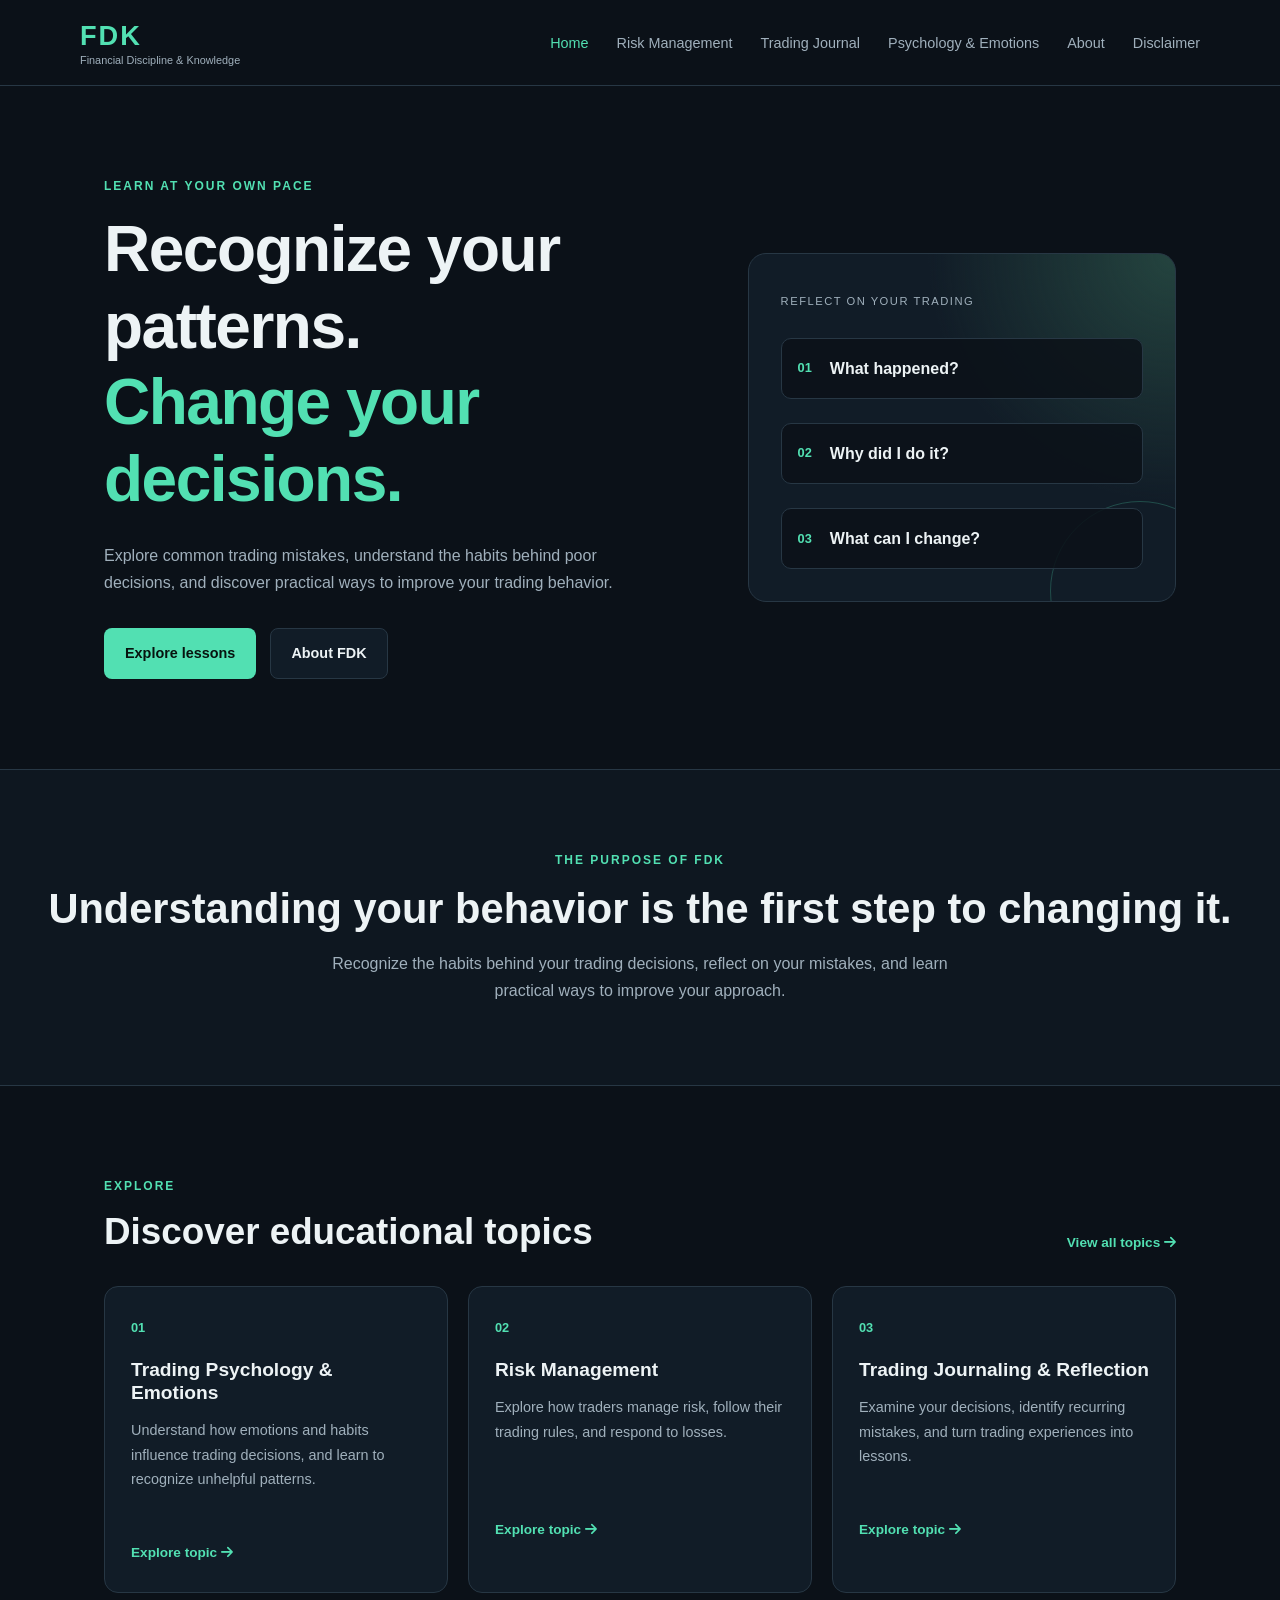
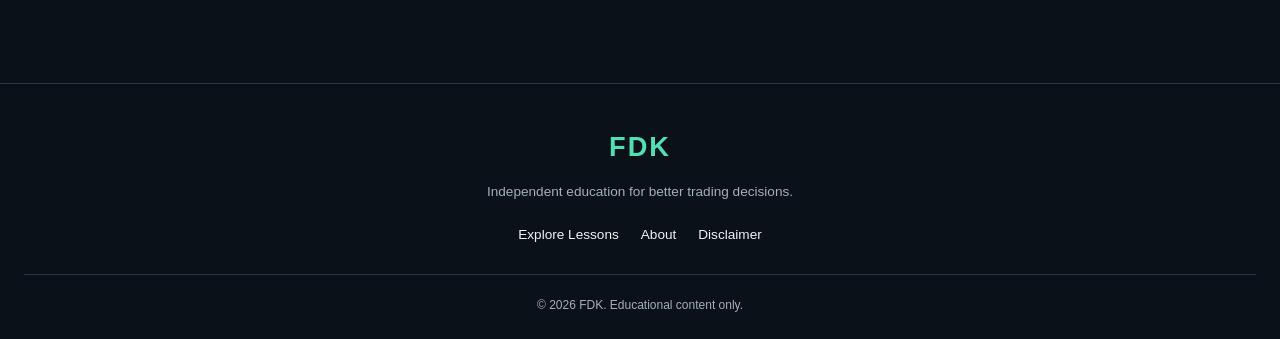
<file: index.html>
<!DOCTYPE html>
<html lang="en">
  <head>
    <meta charset="UTF-8">
    <meta name="viewport" content="width=device-width, initial-scale=1.0">
    <meta name="description" content="FDK helps traders recognize behavioral patterns, reflect on trading mistakes, manage risk, and develop better trading habits and decision-making."
    >

    <title>FDK | Trading Education &amp; Self-Awareness</title>

    <link rel="stylesheet" href="css/index.css">
    <link
      rel="stylesheet"
      href="https://cdnjs.cloudflare.com/ajax/libs/font-awesome/6.7.2/css/all.min.css"
    >

    <script src="js/index.js" defer></script>
  </head>

  <body>
    <header class="site-header">
      <a class="logo" href="index.html" aria-label="FDK home">
        <span class="logo-mark">FDK</span>
        <span class="logo-subtitle">Financial Discipline &amp; Knowledge</span>
      </a>

      <button
        class="menu-toggle"
        aria-label="Toggle navigation"
        aria-expanded="false"
        aria-controls="main-navigation"
      >
        <span></span>
        <span></span>
        <span></span>
      </button>

      <nav class="main-navigation" id="main-navigation">
        <a href="index.html" aria-current="page">Home</a>
        <a href="risk-management.html">Risk Management</a>
        <a href="journaling.html">Trading Journal</a>
        <a href="psychology.html">Psychology &amp; Emotions</a>
        <a href="about.html">About</a>
        <a href="disclaimer.html">Disclaimer</a>
      </nav>
    </header>

    <main>
      <section class="hero">
        <div class="hero-content">
          <p class="eyebrow">LEARN AT YOUR OWN PACE</p>

          <h1>
            Recognize your patterns.
            <span>Change your decisions.</span>
          </h1>

          <p class="hero-description">
            Explore common trading mistakes, understand the habits behind
            poor decisions, and discover practical ways to improve your
            trading behavior.
          </p>

          <div class="hero-actions">
            <a class="button button-primary" href="lessons.html">
              Explore lessons
            </a>

            <a class="button button-secondary" href="about.html">
              About FDK
            </a>
          </div>
        </div>

        <div class="visual-card">
          <span class="visual-label">REFLECT ON YOUR TRADING</span>

          <div class="visual-step">
            <span class="step-number">01</span>
            <span>What happened?</span>
          </div>

          <div class="visual-step">
            <span class="step-number">02</span>
            <span>Why did I do it?</span>
          </div>

          <div class="visual-step">
            <span class="step-number">03</span>
            <span>What can I change?</span>
          </div>

          <div class="visual-decoration"></div>
        </div>
      </section>

      <section class="intro-section">
        <p class="eyebrow">THE PURPOSE OF FDK</p>

        <h2>
          Understanding your behavior is the first step to changing it.
        </h2>

        <p>
          Recognize the habits behind your trading decisions, reflect on
          your mistakes, and learn practical ways to improve your approach.
        </p>
      </section>

      <section class="topics-section">
        <div class="section-heading">
          <div>
            <p class="eyebrow">EXPLORE</p>
            <h2>Discover educational topics</h2>
          </div>

          <a class="text-link" href="education.html">
            View all topics
            <i class="fa-solid fa-arrow-right" aria-hidden="true"></i>
          </a>
        </div>

        <div class="topic-grid">
          <article class="topic-card">
            <span class="topic-number">01</span>

            <h3>Trading Psychology &amp; Emotions</h3>

            <p>
              Understand how emotions and habits influence trading
              decisions, and learn to recognize unhelpful patterns.
            </p>

            <a href="psychology.html">
              Explore topic
              <i class="fa-solid fa-arrow-right" aria-hidden="true"></i>
            </a>
          </article>

          <article class="topic-card">
            <span class="topic-number">02</span>

            <h3>Risk Management</h3>

            <p>
              Explore how traders manage risk, follow their trading
              rules, and respond to losses.
            </p>

            <a href="risk-management.html">
              Explore topic
              <i class="fa-solid fa-arrow-right" aria-hidden="true"></i>
            </a>
          </article>

          <article class="topic-card">
            <span class="topic-number">03</span>

            <h3>Trading Journaling &amp; Reflection</h3>

            <p>
              Examine your decisions, identify recurring mistakes,
              and turn trading experiences into lessons.
            </p>

            <a href="journaling.html">
              Explore topic
              <i class="fa-solid fa-arrow-right" aria-hidden="true"></i>
            </a>
          </article>
        </div>
      </section>
    </main>

    <footer class="site-footer">
      <a class="footer-logo" href="index.html">FDK</a>

      <p>
        Independent education for better trading decisions.
      </p>

      <div class="footer-links">
        <a href="education.html">Explore Lessons</a>
        <a href="about.html">About</a>
        <a href="disclaimer.html">Disclaimer</a>
      </div>

      <p class="copyright">
        &copy; 2026 FDK. Educational content only.
      </p>
    </footer>
  </body>
</html>
</file>
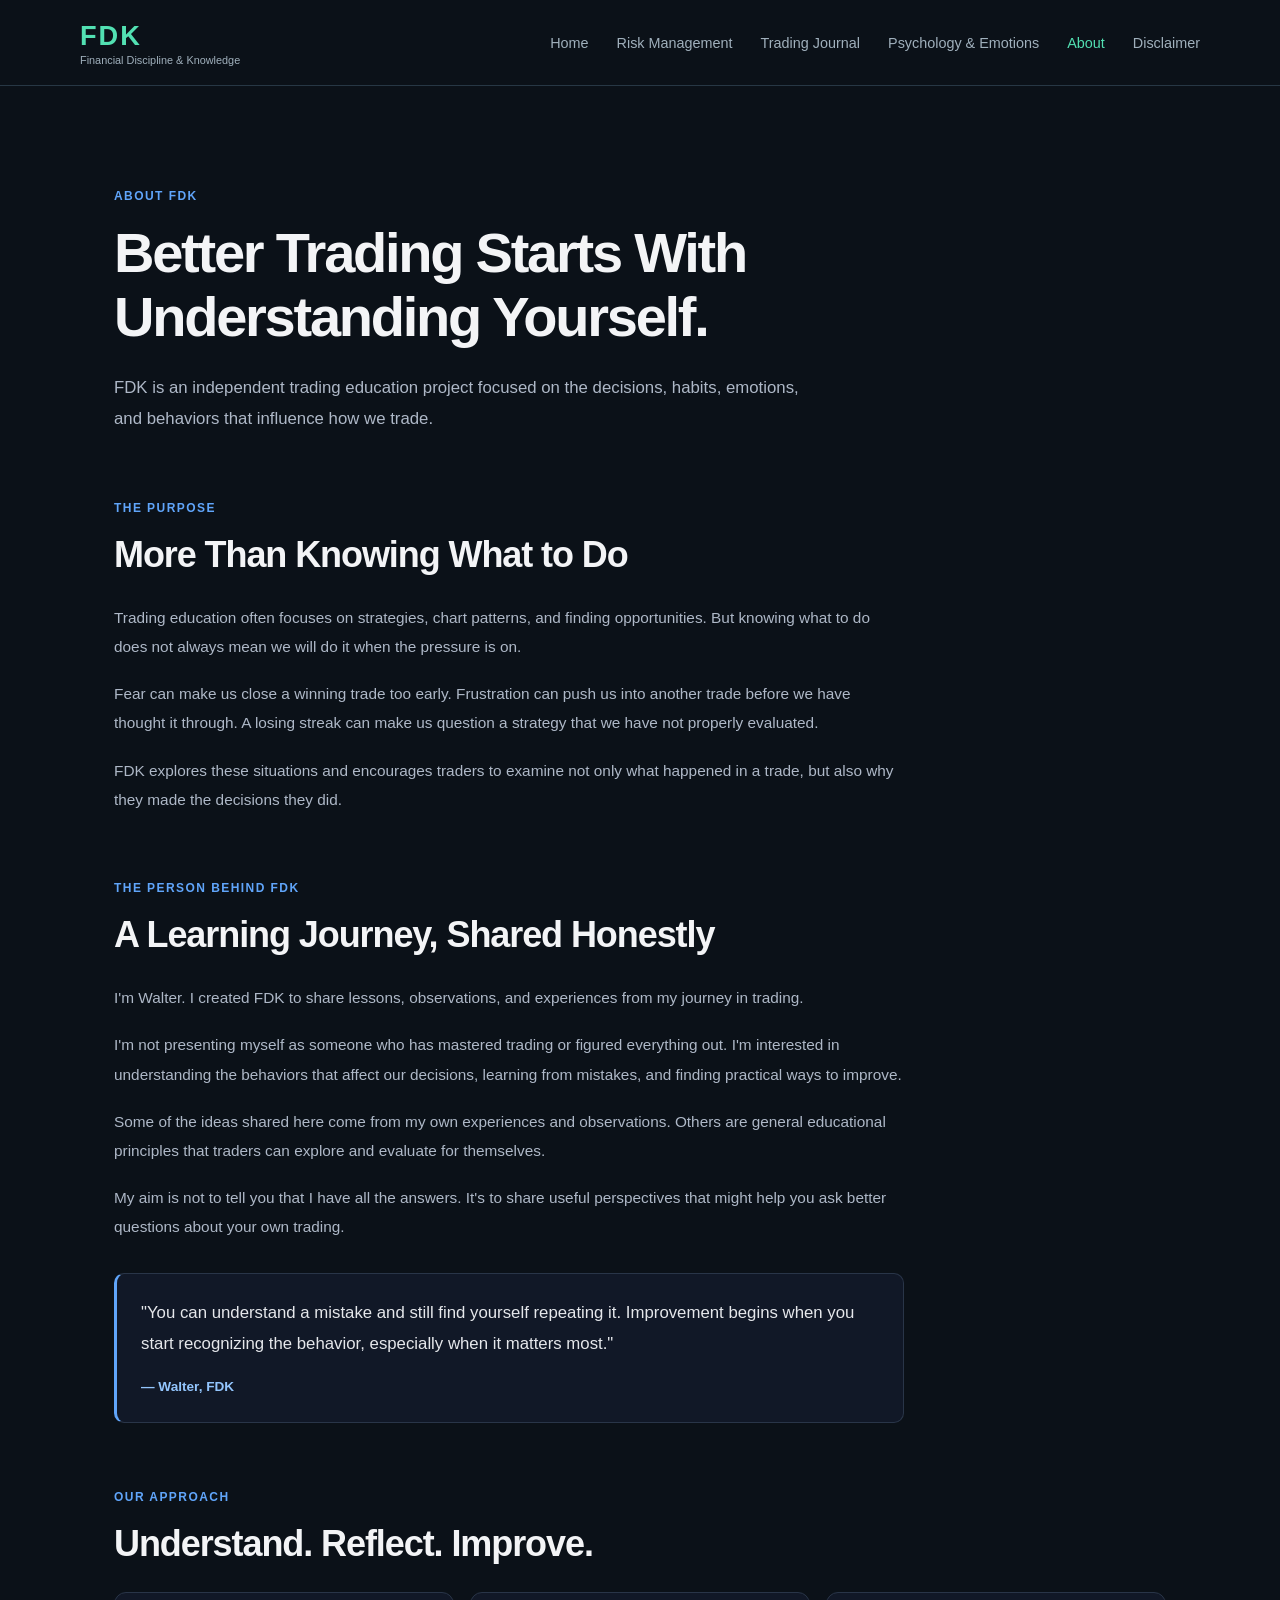
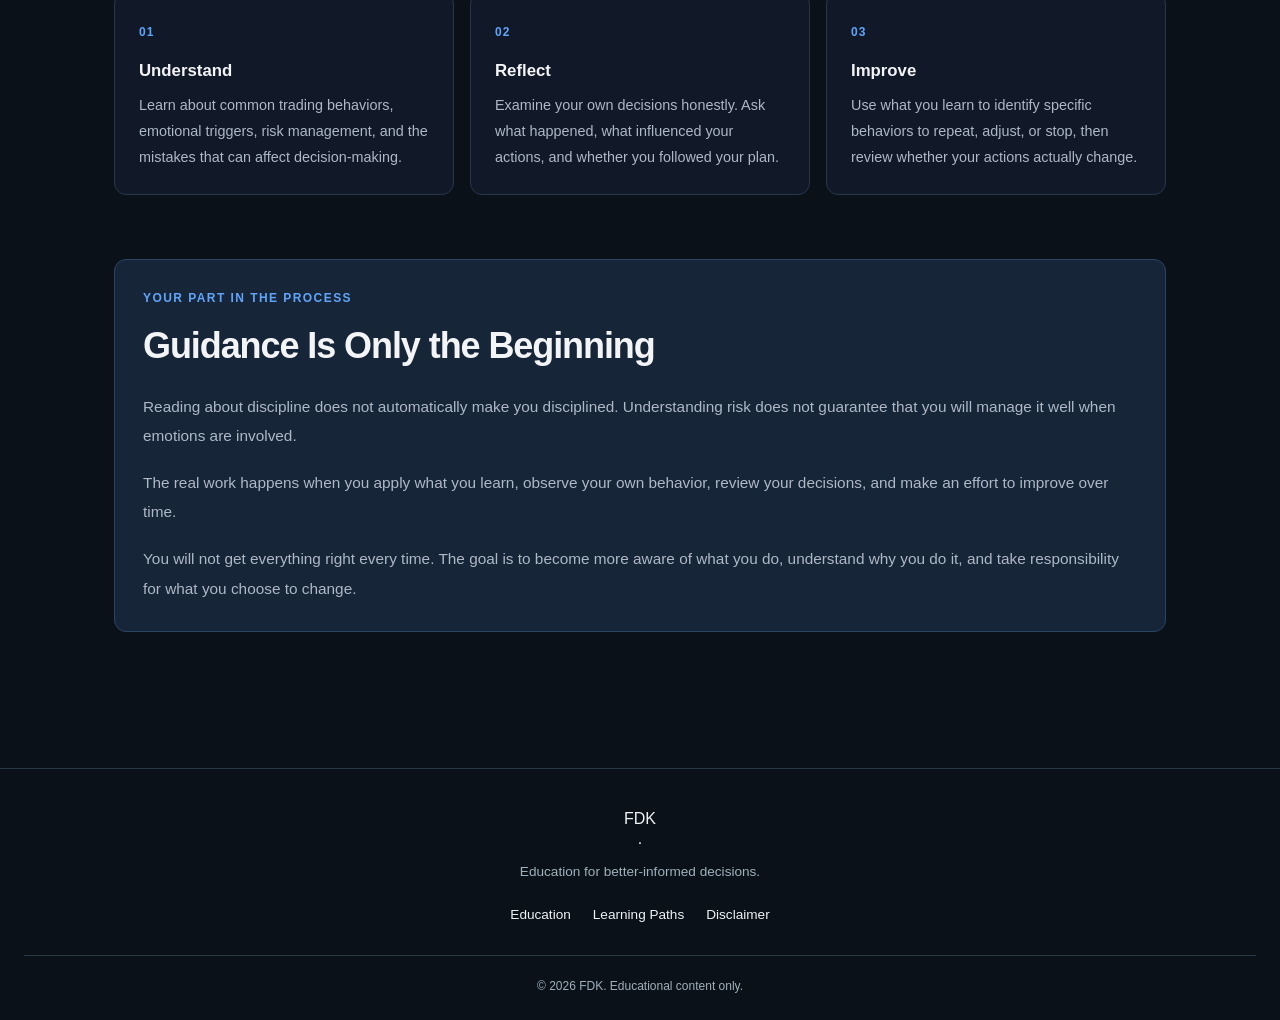
<file: about.html>
<!DOCTYPE html>
<html lang="en">
  <head>
    <meta charset="UTF-8">
    <meta name="viewport" content="width=device-width, initial-scale=1.0">
    <meta
      name="description"
      content="Discover FDK, an independent trading education project by Walter sharing lessons on trading psychology, risk management, journaling, and self-awareness."
    >

    <title>About FDK | Independent Trading Education</title>

    <link rel="stylesheet" href="css/index.css">

    <script src="js/index.js" defer></script>
  </head>

  <body>
    <header class="site-header">
      <a class="logo" href="index.html" aria-label="FDK home">
        <span class="logo-mark">FDK</span>
        <span class="logo-subtitle">Financial Discipline &amp; Knowledge</span>
      </a>

      <button
        class="menu-toggle"
        aria-label="Toggle navigation"
        aria-expanded="false"
        aria-controls="main-navigation"
      >
        <span></span>
        <span></span>
        <span></span>
      </button>

      <nav class="main-navigation" id="main-navigation">
        <a href="index.html">Home</a>
        <a href="risk-management.html">Risk Management</a>
        <a href="journaling.html">Trading Journal</a>
        <a href="psychology.html">Psychology &amp; Emotions</a>
        <a href="about.html" aria-current="page">About</a>
        <a href="disclaimer.html">Disclaimer</a>
      </nav>
    </header>

    <main class="about-page">
      <section class="about-hero">
        <p class="eyebrow">ABOUT FDK</p>

        <h1>
          Better Trading Starts With Understanding Yourself.
        </h1>

        <p class="about-hero-intro">
          FDK is an independent trading education project
          focused on the decisions, habits, emotions, and
          behaviors that influence how we trade.
        </p>
      </section>

      <section class="about-purpose">
        <div class="about-section-heading">
          <p class="eyebrow">THE PURPOSE</p>
          <h2>More Than Knowing What to Do</h2>
        </div>

        <div class="about-purpose-content">
          <p>
            Trading education often focuses on strategies,
            chart patterns, and finding opportunities. But
            knowing what to do does not always mean we will
            do it when the pressure is on.
          </p>

          <p>
            Fear can make us close a winning trade too early.
            Frustration can push us into another trade before
            we have thought it through. A losing streak can
            make us question a strategy that we have not
            properly evaluated.
          </p>

          <p>
            FDK explores these situations and encourages
            traders to examine not only what happened in a
            trade, but also why they made the decisions they did.
          </p>
        </div>
      </section>

      <section class="about-walter">
        <div class="about-section-heading">
          <p class="eyebrow">THE PERSON BEHIND FDK</p>
          <h2>A Learning Journey, Shared Honestly</h2>
        </div>

        <div class="about-walter-content">
          <p>
            I'm Walter. I created FDK to share lessons,
            observations, and experiences from my journey
            in trading.
          </p>

          <p>
            I'm not presenting myself as someone who has
            mastered trading or figured everything out.
            I'm interested in understanding the behaviors
            that affect our decisions, learning from mistakes,
            and finding practical ways to improve.
          </p>

          <p>
            Some of the ideas shared here come from my own
            experiences and observations. Others are general
            educational principles that traders can explore
            and evaluate for themselves.
          </p>

          <p>
            My aim is not to tell you that I have all the
            answers. It's to share useful perspectives that
            might help you ask better questions about your
            own trading.
          </p>
        </div>

        <blockquote class="about-walter-note">
          <p>
            "You can understand a mistake and still find
            yourself repeating it. Improvement begins when
            you start recognizing the behavior, especially
            when it matters most."
          </p>

          <footer>— Walter, FDK</footer>
        </blockquote>
      </section>

      <section class="about-approach">
        <div class="about-section-heading">
          <p class="eyebrow">OUR APPROACH</p>
          <h2>Understand. Reflect. Improve.</h2>
        </div>

        <div class="about-approach-grid">
          <article class="about-approach-card">
            <span class="about-approach-number">01</span>

            <h3>Understand</h3>

            <p>
              Learn about common trading behaviors, emotional
              triggers, risk management, and the mistakes that
              can affect decision-making.
            </p>
          </article>

          <article class="about-approach-card">
            <span class="about-approach-number">02</span>

            <h3>Reflect</h3>

            <p>
              Examine your own decisions honestly. Ask what
              happened, what influenced your actions, and
              whether you followed your plan.
            </p>
          </article>

          <article class="about-approach-card">
            <span class="about-approach-number">03</span>

            <h3>Improve</h3>

            <p>
              Use what you learn to identify specific behaviors
              to repeat, adjust, or stop, then review whether
              your actions actually change.
            </p>
          </article>
        </div>
      </section>

      <section class="about-responsibility">
        <p class="eyebrow">YOUR PART IN THE PROCESS</p>

        <h2>Guidance Is Only the Beginning</h2>

        <p>
          Reading about discipline does not automatically
          make you disciplined. Understanding risk does not
          guarantee that you will manage it well when emotions
          are involved.
        </p>

        <p>
          The real work happens when you apply what you learn,
          observe your own behavior, review your decisions,
          and make an effort to improve over time.
        </p>

        <p>
          You will not get everything right every time.
          The goal is to become more aware of what you do,
          understand why you do it, and take responsibility
          for what you choose to change.
        </p>
      </section>
    </main>

    <footer class="site-footer">
      <div class="container footer-content">
        <a href="index.html" class="logo">FDK<span>.</span></a>

        <p>Education for better-informed decisions.</p>

        <div class="footer-links">
          <a href="education.html">Education</a>
          <a href="learning-paths.html">Learning Paths</a>
          <a href="disclaimer.html">Disclaimer</a>
        </div>

        <p class="copyright">
          &copy; 2026 FDK. Educational content only.
        </p>
      </div>
    </footer>
  </body>
</html>
</file>
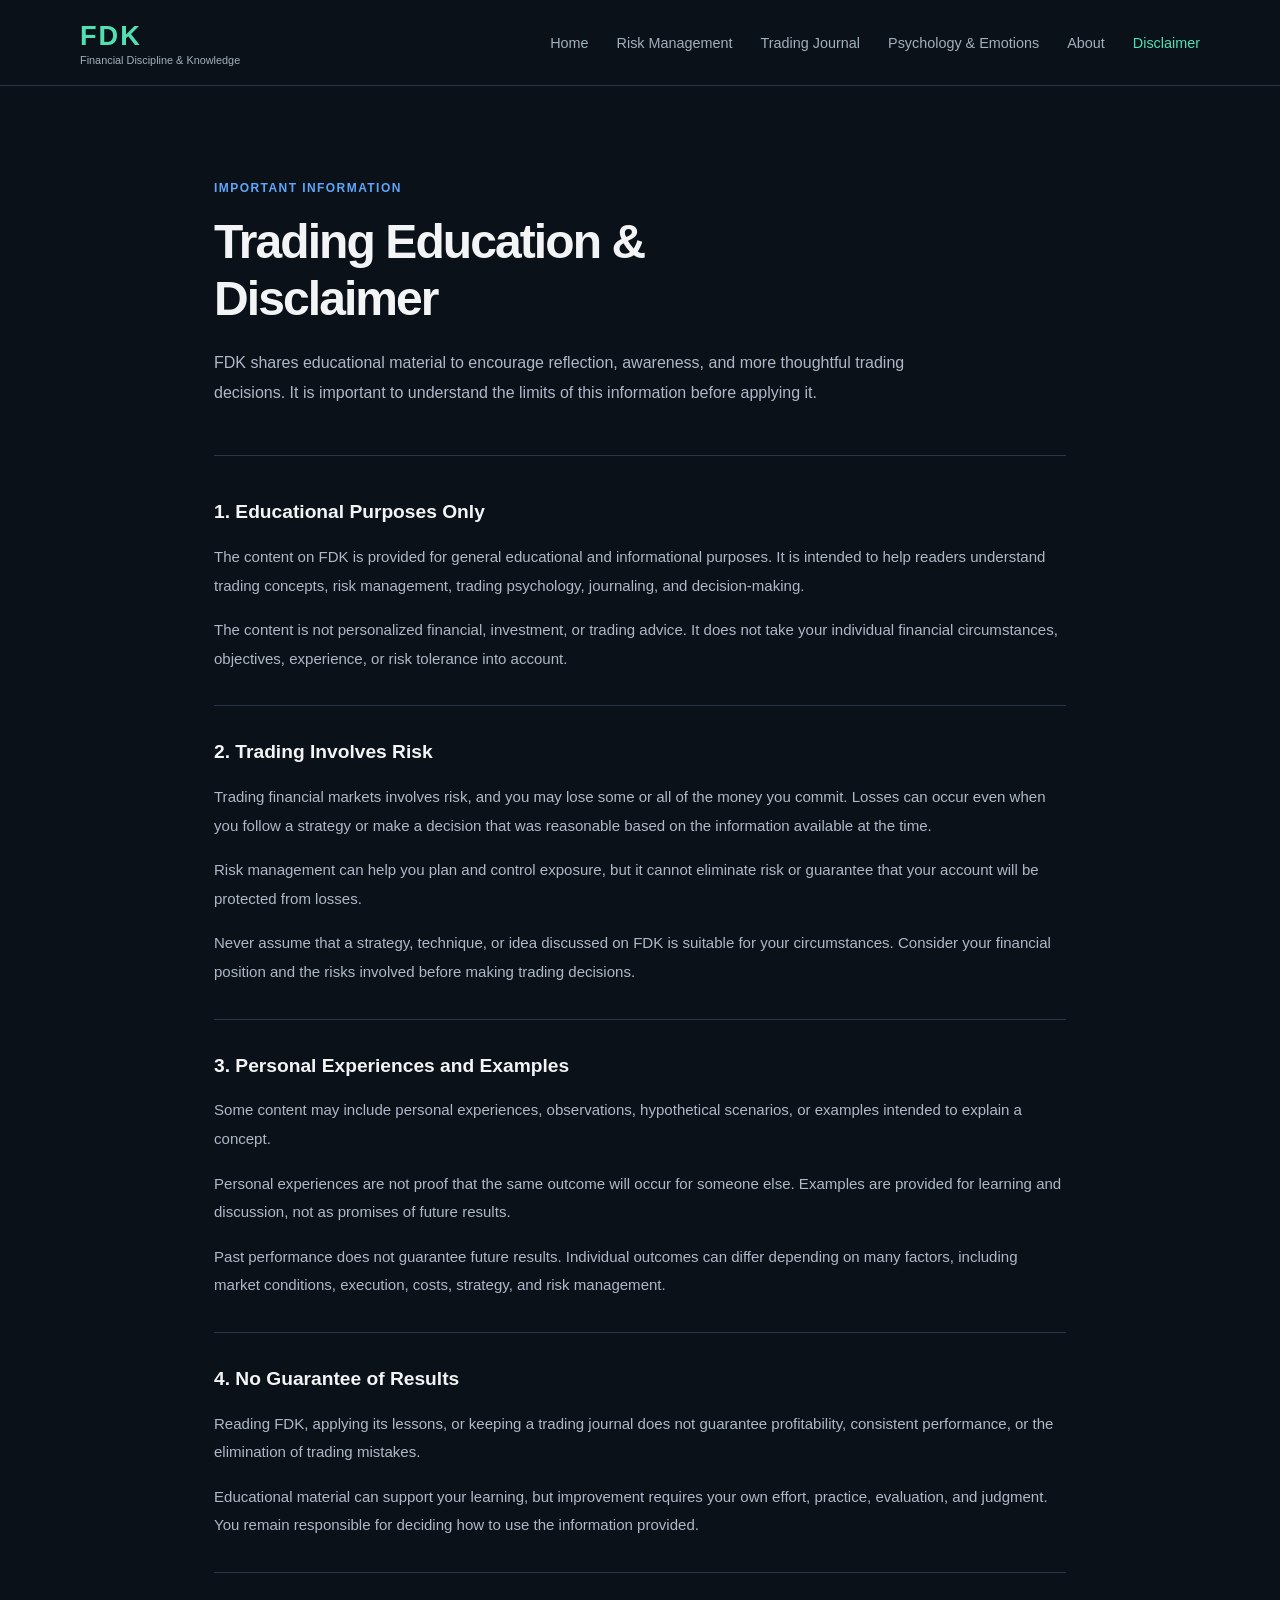
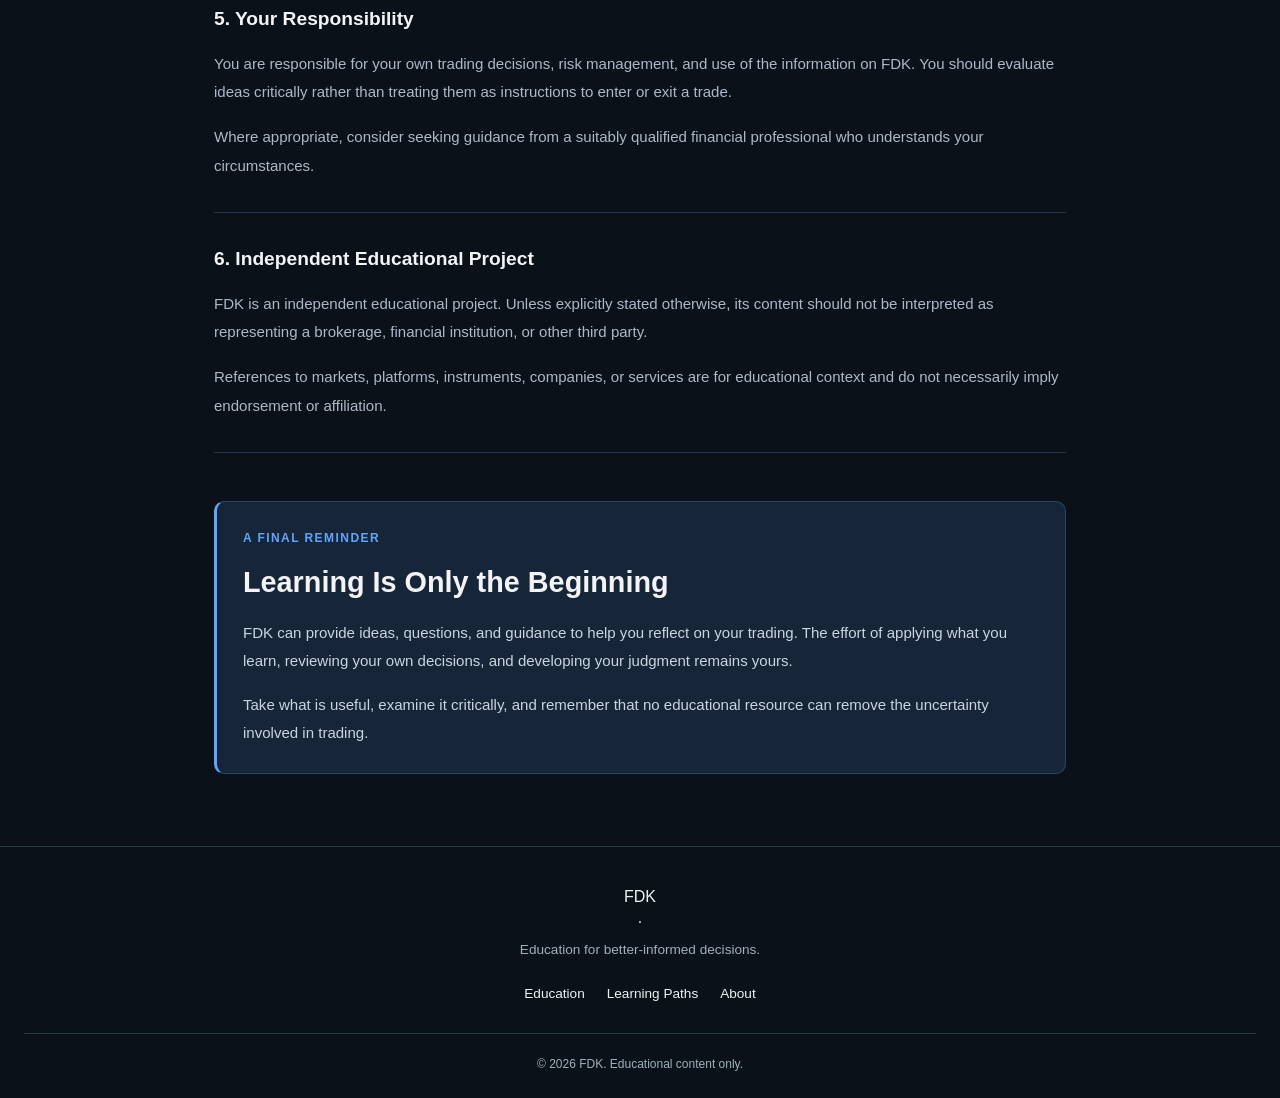
<file: disclaimer.html>
<!DOCTYPE html>
<html lang="en">
  <head>
    <meta charset="UTF-8">
    <meta name="viewport" content="width=device-width, initial-scale=1.0">
    <meta
      name="description"
      content="Read FDK's trading education disclaimer covering financial risk, educational information, personal trading examples, and individual responsibility."
    >

    <title>Trading Education Disclaimer | FDK</title>

    <link rel="stylesheet" href="css/index.css">

    <script src="js/index.js" defer></script>
  </head>

  <body>
    <header class="site-header">
      <a class="logo" href="index.html" aria-label="FDK home">
        <span class="logo-mark">FDK</span>
        <span class="logo-subtitle">Financial Discipline & Knowledge</span>
      </a>

      <button
        class="menu-toggle"
        aria-label="Toggle navigation"
        aria-expanded="false"
        aria-controls="main-navigation"
      >
        <span></span>
        <span></span>
        <span></span>
      </button>

      <nav class="main-navigation" id="main-navigation">
        <a href="index.html">Home</a>
        <a href="risk-management.html">Risk Management</a>
        <a href="journaling.html">Trading Journal</a>
        <a href="psychology.html">Psychology & Emotions</a>
        <a href="about.html">About</a>
        <a href="disclaimer.html" aria-current="page">Disclaimer</a>
      </nav>
    </header>

    <main class="disclaimer-page">
      <section class="disclaimer-hero">
        <p class="eyebrow">IMPORTANT INFORMATION</p>

        <h1>Trading Education &amp; Disclaimer</h1>

        <p class="disclaimer-hero-intro">
          FDK shares educational material to encourage
          reflection, awareness, and more thoughtful trading
          decisions. It is important to understand the limits
          of this information before applying it.
        </p>
      </section>

      <section class="disclaimer-section">
        <h2>1. Educational Purposes Only</h2>

        <p>
          The content on FDK is provided for general
          educational and informational purposes. It is
          intended to help readers understand trading
          concepts, risk management, trading psychology,
          journaling, and decision-making.
        </p>

        <p>
          The content is not personalized financial,
          investment, or trading advice. It does not take
          your individual financial circumstances, objectives,
          experience, or risk tolerance into account.
        </p>
      </section>

      <section class="disclaimer-section">
        <h2>2. Trading Involves Risk</h2>

        <p>
          Trading financial markets involves risk, and you
          may lose some or all of the money you commit.
          Losses can occur even when you follow a strategy
          or make a decision that was reasonable based on
          the information available at the time.
        </p>

        <p>
          Risk management can help you plan and control
          exposure, but it cannot eliminate risk or guarantee
          that your account will be protected from losses.
        </p>

        <p>
          Never assume that a strategy, technique, or idea
          discussed on FDK is suitable for your circumstances.
          Consider your financial position and the risks
          involved before making trading decisions.
        </p>
      </section>

      <section class="disclaimer-section">
        <h2>3. Personal Experiences and Examples</h2>

        <p>
          Some content may include personal experiences,
          observations, hypothetical scenarios, or examples
          intended to explain a concept.
        </p>

        <p>
          Personal experiences are not proof that the same
          outcome will occur for someone else. Examples are
          provided for learning and discussion, not as
          promises of future results.
        </p>

        <p>
          Past performance does not guarantee future results.
          Individual outcomes can differ depending on many
          factors, including market conditions, execution,
          costs, strategy, and risk management.
        </p>
      </section>

      <section class="disclaimer-section">
        <h2>4. No Guarantee of Results</h2>

        <p>
          Reading FDK, applying its lessons, or keeping a
          trading journal does not guarantee profitability,
          consistent performance, or the elimination of
          trading mistakes.
        </p>

        <p>
          Educational material can support your learning,
          but improvement requires your own effort, practice,
          evaluation, and judgment. You remain responsible
          for deciding how to use the information provided.
        </p>
      </section>

      <section class="disclaimer-section">
        <h2>5. Your Responsibility</h2>

        <p>
          You are responsible for your own trading decisions,
          risk management, and use of the information on FDK.
          You should evaluate ideas critically rather than
          treating them as instructions to enter or exit
          a trade.
        </p>

        <p>
          Where appropriate, consider seeking guidance from
          a suitably qualified financial professional who
          understands your circumstances.
        </p>
      </section>

      <section class="disclaimer-section">
        <h2>6. Independent Educational Project</h2>

        <p>
          FDK is an independent educational project. Unless
          explicitly stated otherwise, its content should
          not be interpreted as representing a brokerage,
          financial institution, or other third party.
        </p>

        <p>
          References to markets, platforms, instruments,
          companies, or services are for educational
          context and do not necessarily imply endorsement
          or affiliation.
        </p>
      </section>

      <section class="disclaimer-final">
        <p class="eyebrow">A FINAL REMINDER</p>

        <h2>Learning Is Only the Beginning</h2>

        <p>
          FDK can provide ideas, questions, and guidance
          to help you reflect on your trading. The effort
          of applying what you learn, reviewing your own
          decisions, and developing your judgment remains
          yours.
        </p>

        <p>
          Take what is useful, examine it critically, and
          remember that no educational resource can remove
          the uncertainty involved in trading.
        </p>
      </section>
    </main>

    <footer class="site-footer">
      <div class="container footer-content">
        <a href="index.html" class="logo">FDK<span>.</span></a>

        <p>Education for better-informed decisions.</p>

        <div class="footer-links">
          <a href="education.html">Education</a>
          <a href="learning-paths.html">Learning Paths</a>
          <a href="about.html">About</a>
        </div>

        <p class="copyright">
          © 2026 FDK. Educational content only.
        </p>
      </div>
    </footer>
  </body>
</html>
</file>
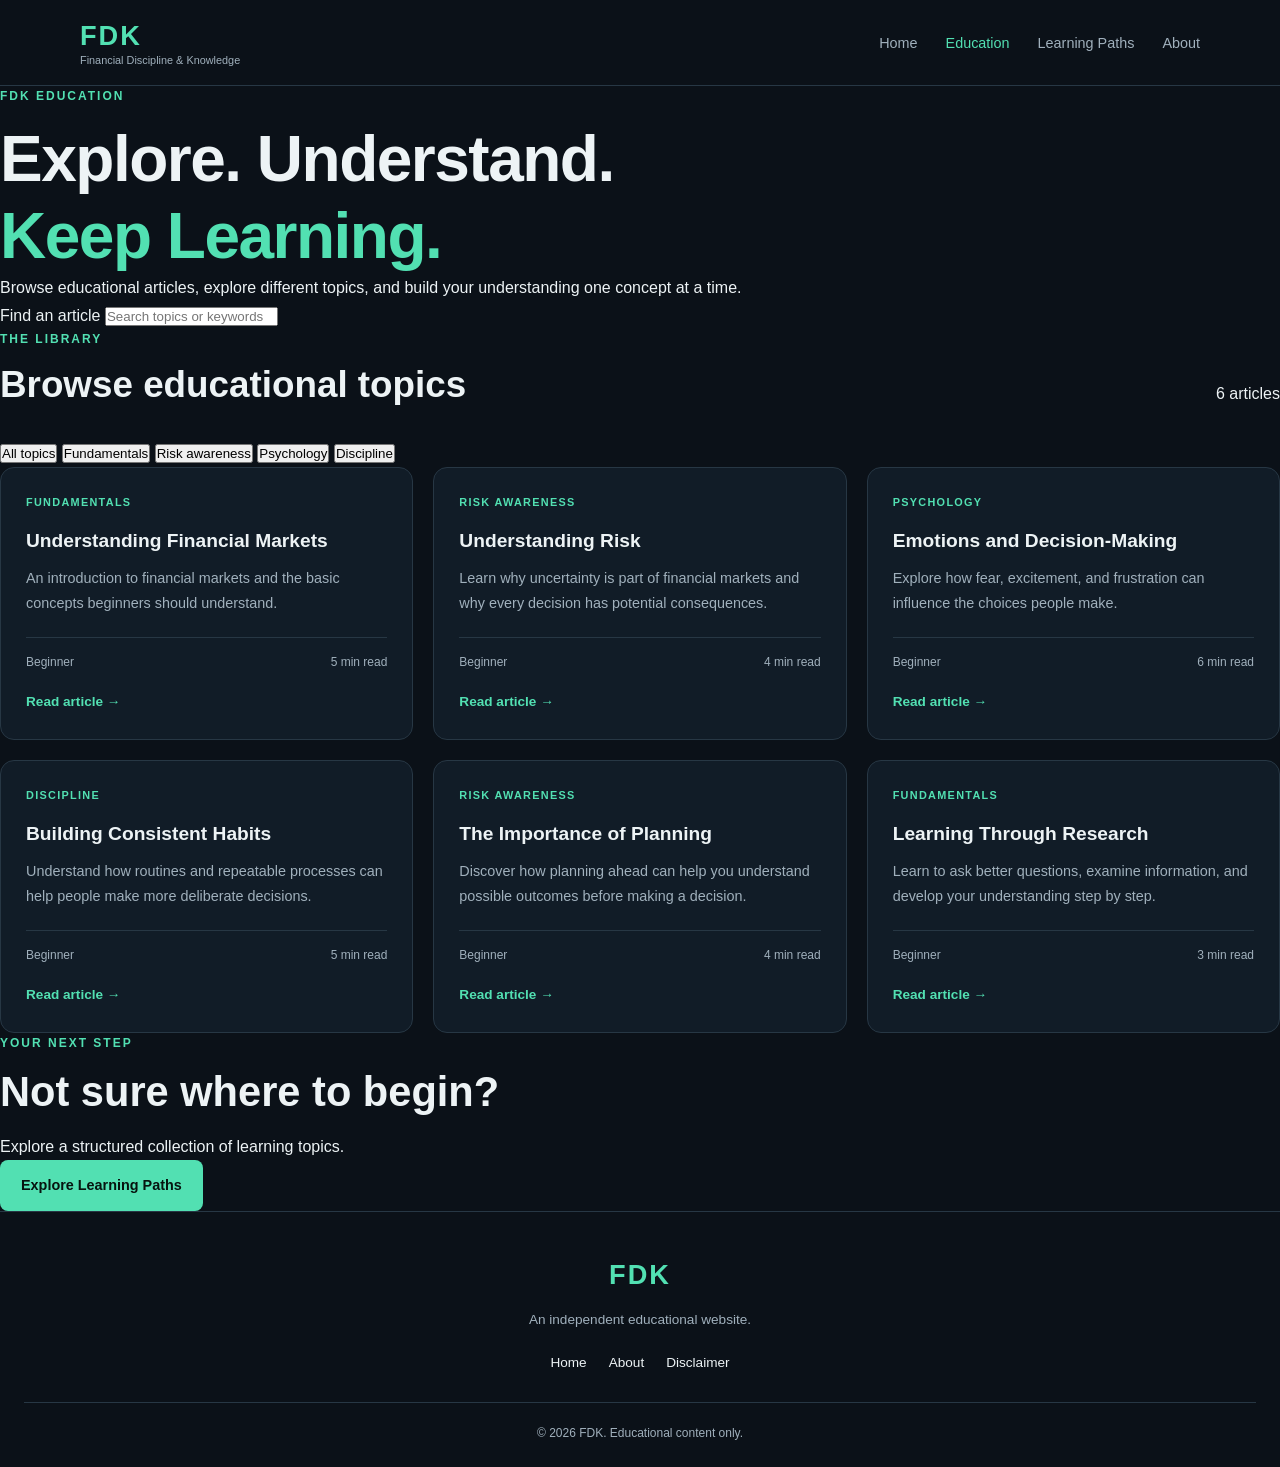
<file: educational.html>
<!DOCTYPE html>
<html lang="en">
<head>
  <meta charset="UTF-8">
  <meta name="viewport" content="width=device-width, initial-scale=1.0">
  <meta name="description" content="Explore FDK's educational library and learn about financial markets, risk awareness, and trading psychology.">

  <title>Education Library | FDK</title>

  <link rel="stylesheet" href="css/index.css">
  <script src="js/index.js" defer></script>
</head>
<body>
  <header class="site-header">
    <a class="logo" href="index.html" aria-label="FDK home">
      <span class="logo-mark">FDK</span>
      <span class="logo-subtitle">Financial Discipline & Knowledge</span>
    </a>

    <button class="menu-toggle"
      aria-label="Toggle navigation"
      aria-expanded="false"
      aria-controls="main-navigation">
      <span></span>
      <span></span>
      <span></span>
    </button>

    <nav class="main-navigation" id="main-navigation">
      <a href="index.html">Home</a>
      <a href="education.html" aria-current="page">Education</a>
      <a href="learning-paths.html">Learning Paths</a>
      <a href="about.html">About</a>
    </nav>
  </header>

  <main>
    <section class="library-hero">
      <p class="eyebrow">FDK EDUCATION</p>
      <h1>Explore. Understand. <span>Keep Learning.</span></h1>
      <p>
        Browse educational articles, explore different topics,
        and build your understanding one concept at a time.
      </p>

      <label class="search-label" for="article-search">
        Find an article
      </label>

      <input
        class="article-search"
        type="search"
        id="article-search"
        placeholder="Search topics or keywords..."
      >
    </section>

    <section class="library-content">
      <div class="section-heading">
        <div>
          <p class="eyebrow">THE LIBRARY</p>
          <h2>Browse educational topics</h2>
        </div>
        <p class="results-count" id="results-count">
          6 articles
        </p>
      </div>

      <div class="filter-list" aria-label="Filter articles">
        <button class="filter-button active" data-category="all">
          All topics
        </button>
        <button class="filter-button" data-category="fundamentals">
          Fundamentals
        </button>
        <button class="filter-button" data-category="risk">
          Risk awareness
        </button>
        <button class="filter-button" data-category="psychology">
          Psychology
        </button>
        <button class="filter-button" data-category="discipline">
          Discipline
        </button>
      </div>

      <div class="article-grid" id="article-grid">
        <article class="library-card"
          data-category="fundamentals"
          data-search="understanding financial markets beginner fundamentals">
          <span class="article-category">FUNDAMENTALS</span>
          <h3>Understanding Financial Markets</h3>
          <p>
            An introduction to financial markets and the basic
            concepts beginners should understand.
          </p>
          <div class="article-meta">
            <span>Beginner</span>
            <span>5 min read</span>
          </div>
          <a href="article.html">Read article &rarr;</a>
        </article>

        <article class="library-card"
          data-category="risk"
          data-search="understanding risk uncertainty financial decisions">
          <span class="article-category">RISK AWARENESS</span>
          <h3>Understanding Risk</h3>
          <p>
            Learn why uncertainty is part of financial markets
            and why every decision has potential consequences.
          </p>
          <div class="article-meta">
            <span>Beginner</span>
            <span>4 min read</span>
          </div>
          <a href="article.html">Read article &rarr;</a>
        </article>

        <article class="library-card"
          data-category="psychology"
          data-search="emotions decision making psychology fear greed">
          <span class="article-category">PSYCHOLOGY</span>
          <h3>Emotions and Decision-Making</h3>
          <p>
            Explore how fear, excitement, and frustration
            can influence the choices people make.
          </p>
          <div class="article-meta">
            <span>Beginner</span>
            <span>6 min read</span>
          </div>
          <a href="article.html">Read article &rarr;</a>
        </article>

        <article class="library-card"
          data-category="discipline"
          data-search="building discipline habits consistency">
          <span class="article-category">DISCIPLINE</span>
          <h3>Building Consistent Habits</h3>
          <p>
            Understand how routines and repeatable processes
            can help people make more deliberate decisions.
          </p>
          <div class="article-meta">
            <span>Beginner</span>
            <span>5 min read</span>
          </div>
          <a href="article.html">Read article &rarr;</a>
        </article>

        <article class="library-card"
          data-category="risk"
          data-search="risk management planning losses uncertainty">
          <span class="article-category">RISK AWARENESS</span>
          <h3>The Importance of Planning</h3>
          <p>
            Discover how planning ahead can help you understand
            possible outcomes before making a decision.
          </p>
          <div class="article-meta">
            <span>Beginner</span>
            <span>4 min read</span>
          </div>
          <a href="article.html">Read article &rarr;</a>
        </article>

        <article class="library-card"
          data-category="fundamentals"
          data-search="learning process research critical thinking">
          <span class="article-category">FUNDAMENTALS</span>
          <h3>Learning Through Research</h3>
          <p>
            Learn to ask better questions, examine information,
            and develop your understanding step by step.
          </p>
          <div class="article-meta">
            <span>Beginner</span>
            <span>3 min read</span>
          </div>
          <a href="article.html">Read article &rarr;</a>
        </article>
      </div>

      <p class="empty-results" id="empty-results" hidden>
        No articles match your search. Try another keyword or topic.
      </p>
    </section>

    <section class="closing-section">
      <p class="eyebrow">YOUR NEXT STEP</p>
      <h2>Not sure where to begin?</h2>
      <p>Explore a structured collection of learning topics.</p>
      <a class="button button-primary" href="learning-paths.html">
        Explore Learning Paths
      </a>
    </section>
  </main>

  <footer class="site-footer">
    <a class="footer-logo" href="index.html">FDK</a>
    <p>An independent educational website.</p>

    <div class="footer-links">
      <a href="index.html">Home</a>
      <a href="about.html">About</a>
      <a href="disclaimer.html">Disclaimer</a>
    </div>

    <p class="copyright">
      &copy; 2026 FDK. Educational content only.
    </p>
  </footer>
</body>
</html>
</file>
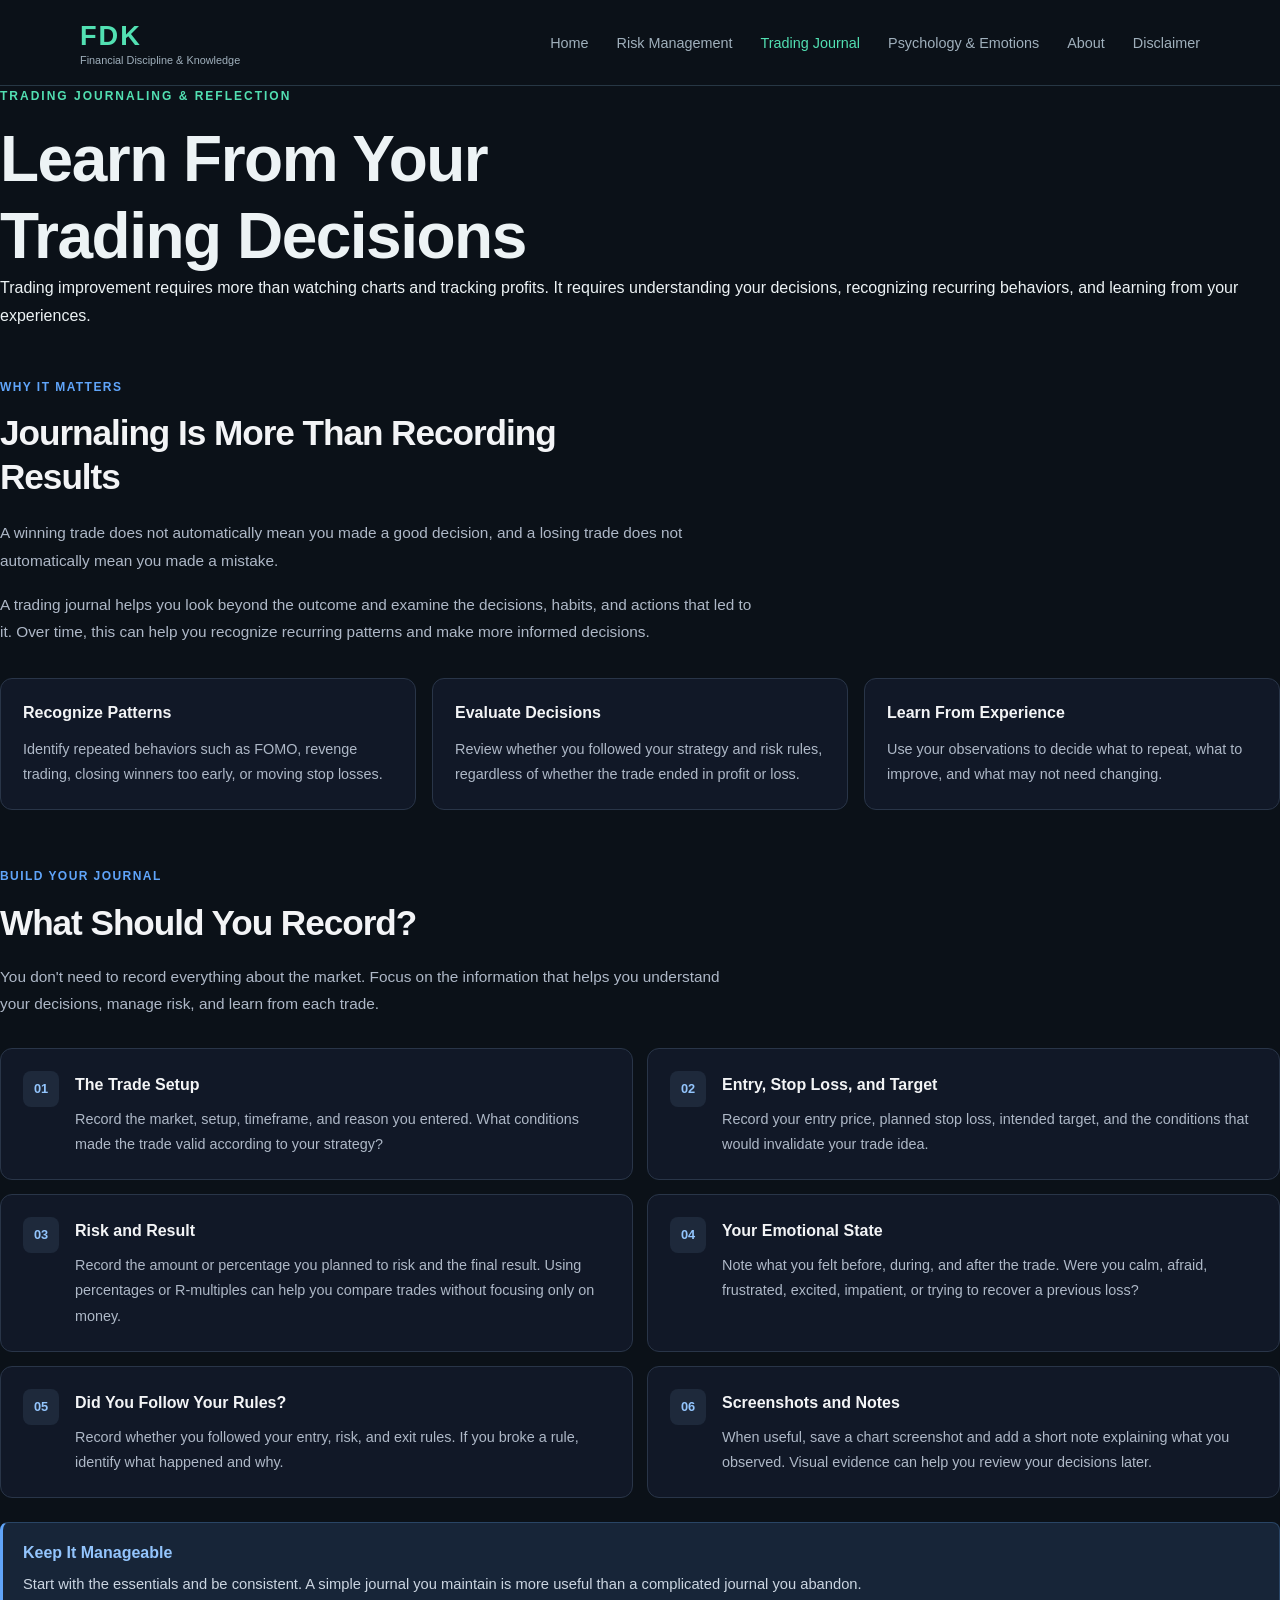
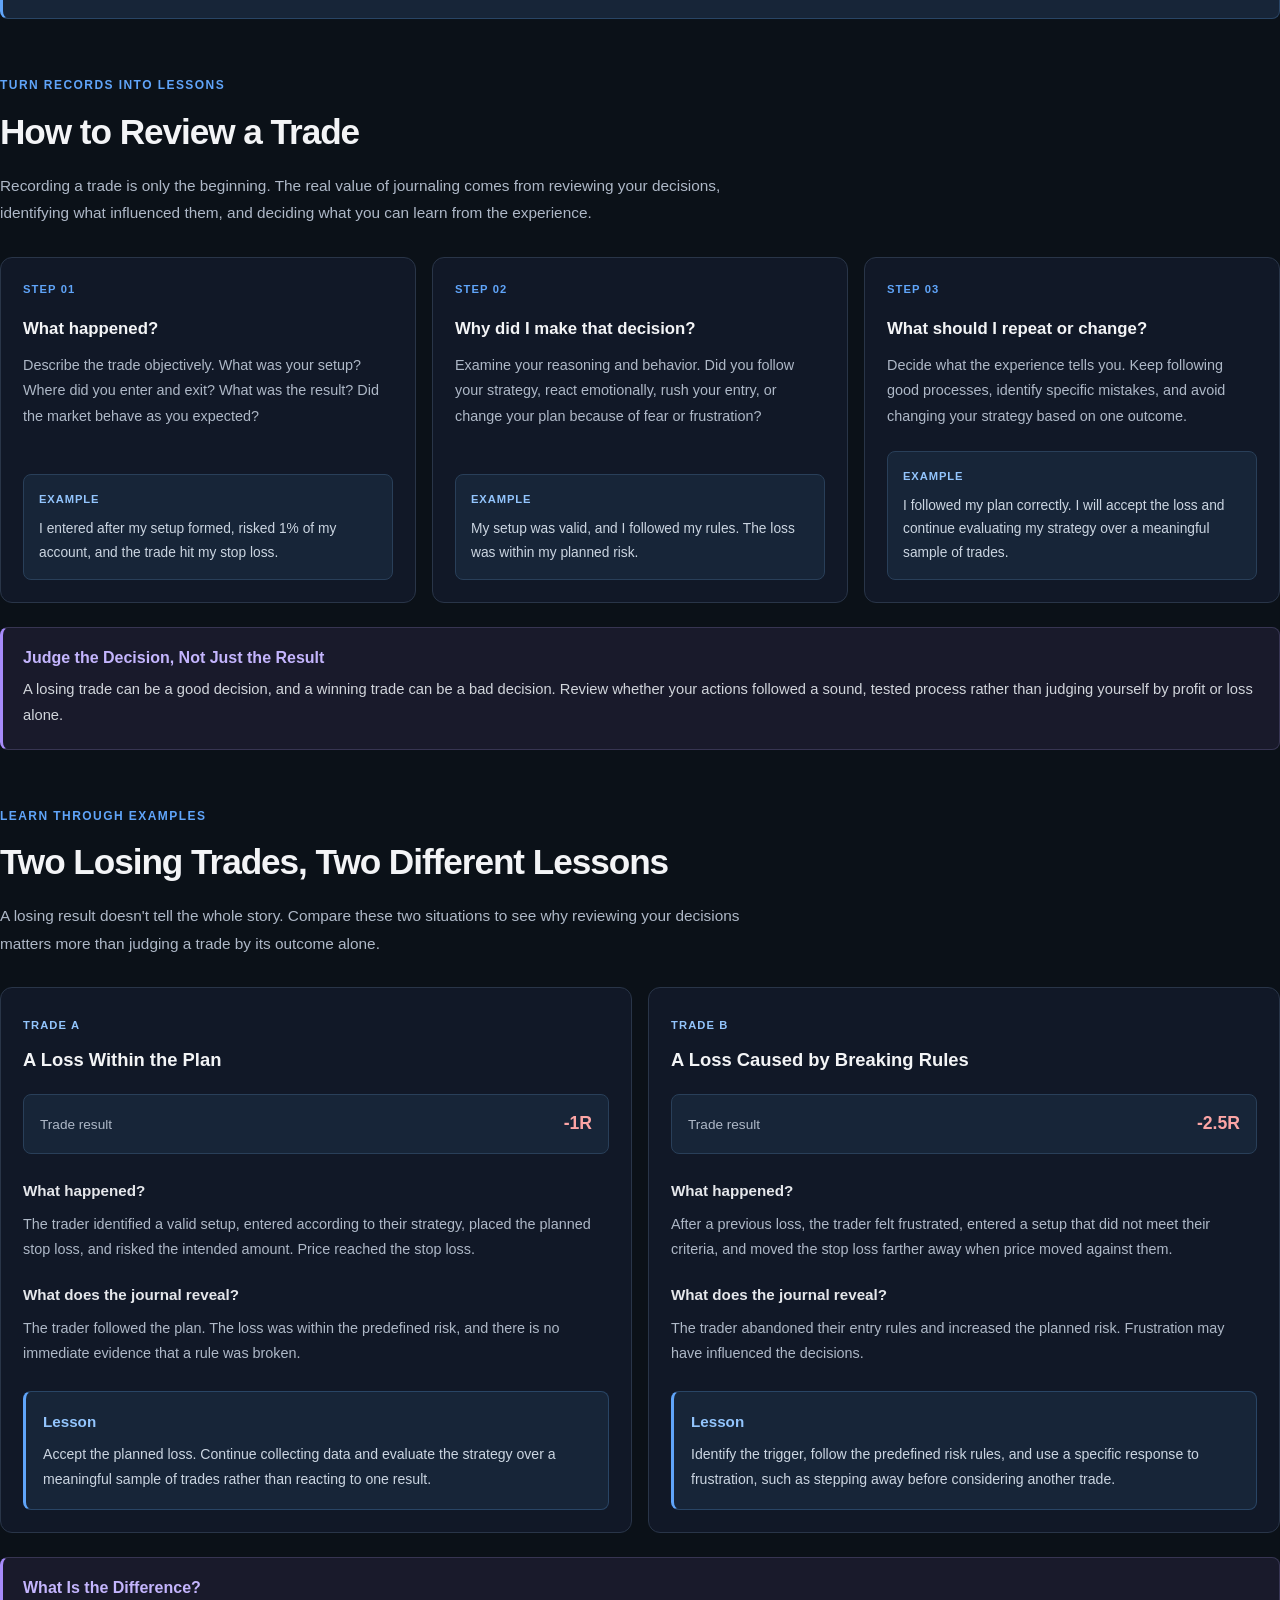
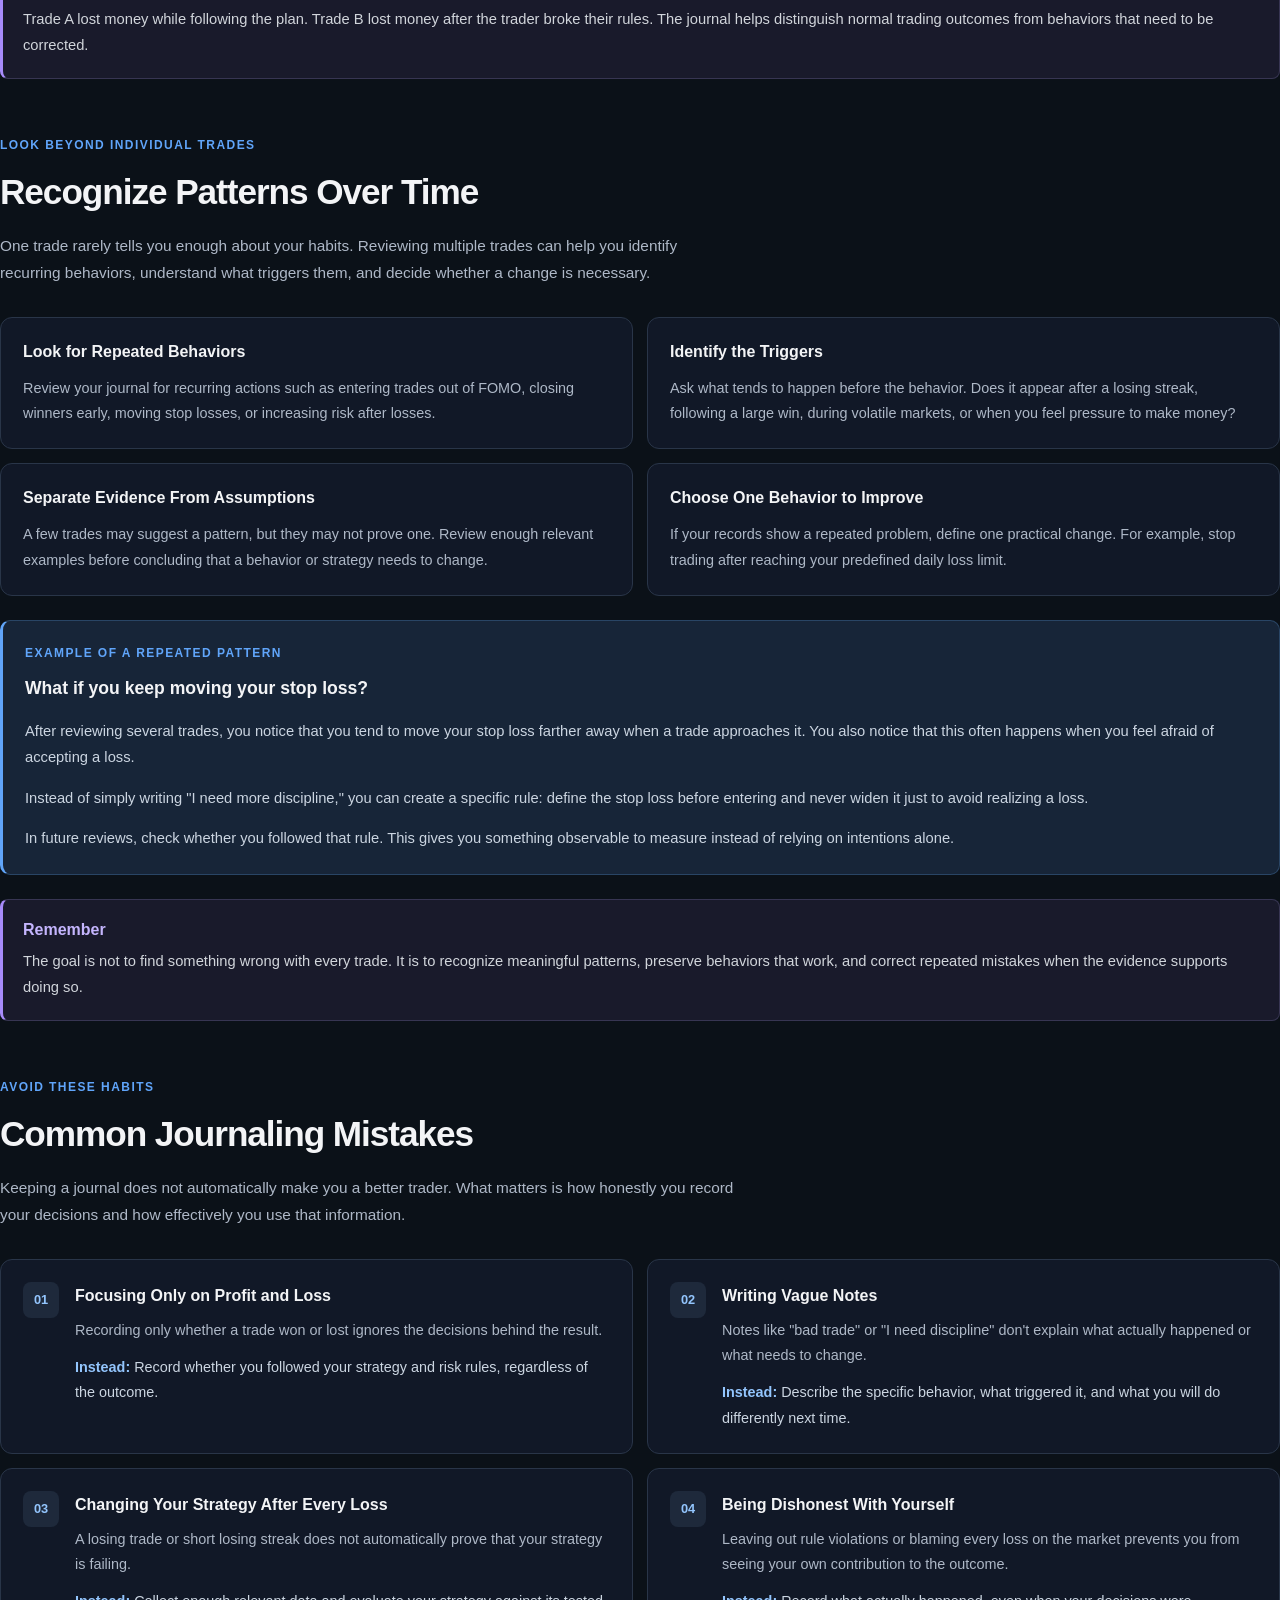
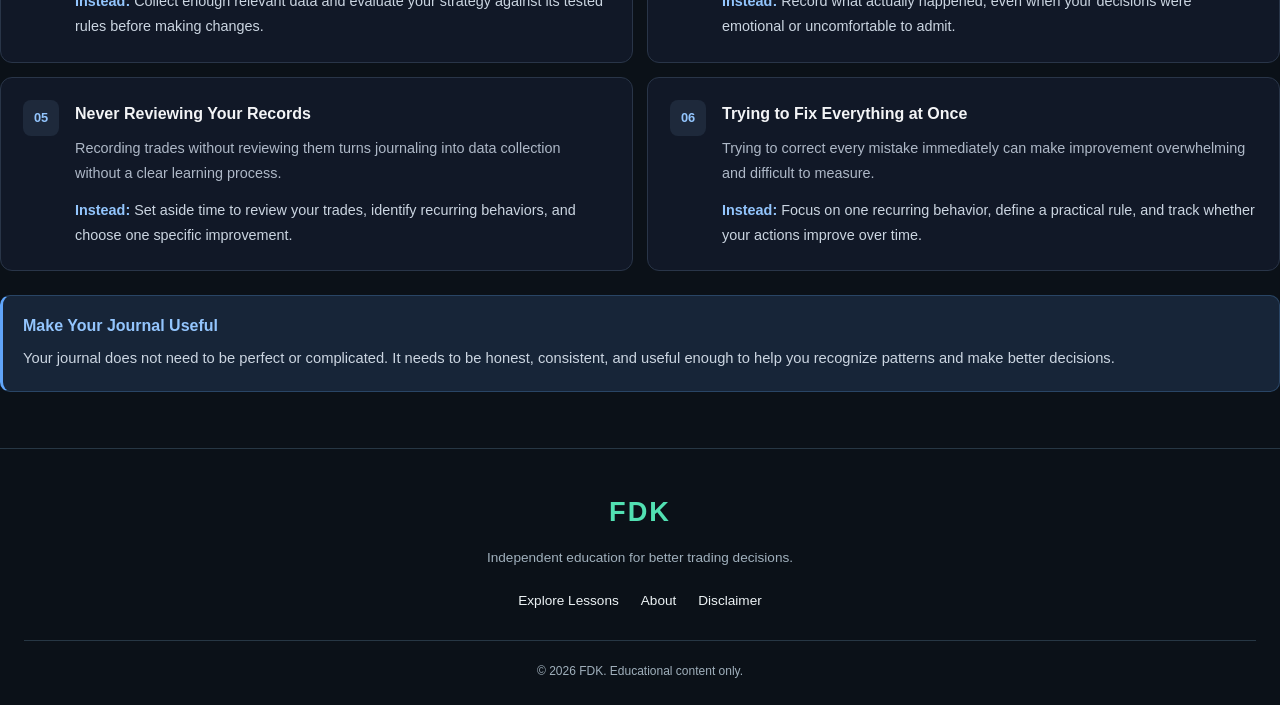
<file: journaling.html>
<!DOCTYPE html>
<html lang="en">
  <head>
    <meta charset="UTF-8">
    <meta name="viewport" content="width=device-width, initial-scale=1.0">
    <meta
      name="description"
      content="Learn how to journal trades, review decisions, recognize recurring trading behaviors, and use reflection to identify opportunities for improvement."
    >

    <title>Trading Journaling &amp; Reflection | FDK</title>

    <link rel="stylesheet" href="css/index.css">
    <link
      rel="stylesheet"
      href="https://cdnjs.cloudflare.com/ajax/libs/font-awesome/6.7.2/css/all.min.css"
    >

    <script src="js/index.js" defer></script>
  </head>

  <body>
    <header class="site-header">
      <a class="logo" href="index.html" aria-label="FDK home">
        <span class="logo-mark">FDK</span>
        <span class="logo-subtitle">Financial Discipline & Knowledge</span>
      </a>

      <button
        class="menu-toggle"
        aria-label="Toggle navigation"
        aria-expanded="false"
        aria-controls="main-navigation"
      >
        <span></span>
        <span></span>
        <span></span>
      </button>

      <nav class="main-navigation" id="main-navigation">
        <a href="index.html">Home</a>
        <a href="risk-management.html">Risk Management</a>
        <a href="journaling.html" aria-current="page">Trading Journal</a>
        <a href="psychology.html">Psychology & Emotions</a>
        <a href="about.html">About</a>
        <a href="disclaimer.html">Disclaimer</a>
      </nav>
    </header>

    <main class="journaling-page">
      <section class="journaling-hero">
        <p class="eyebrow">TRADING JOURNALING &amp; REFLECTION</p>

        <h1>
          Learn From Your Trading Decisions
        </h1>

        <p>
          Trading improvement requires more than watching charts
          and tracking profits. It requires understanding your
          decisions, recognizing recurring behaviors, and learning
          from your experiences.
        </p>
      </section>

      <section class="journaling-purpose">
        <p class="eyebrow">WHY IT MATTERS</p>

        <h2>Journaling Is More Than Recording Results</h2>

        <p class="journaling-purpose-intro">
          A winning trade does not automatically mean you made
          a good decision, and a losing trade does not
          automatically mean you made a mistake.
        </p>

        <p>
          A trading journal helps you look beyond the outcome
          and examine the decisions, habits, and actions that
          led to it. Over time, this can help you recognize
          recurring patterns and make more informed decisions.
        </p>

        <div class="journaling-purpose-grid">
          <article class="journaling-purpose-card">
            <h3>Recognize Patterns</h3>

            <p>
              Identify repeated behaviors such as FOMO, revenge
              trading, closing winners too early, or moving
              stop losses.
            </p>
          </article>

          <article class="journaling-purpose-card">
            <h3>Evaluate Decisions</h3>

            <p>
              Review whether you followed your strategy and
              risk rules, regardless of whether the trade
              ended in profit or loss.
            </p>
          </article>

          <article class="journaling-purpose-card">
            <h3>Learn From Experience</h3>

            <p>
              Use your observations to decide what to repeat,
              what to improve, and what may not need changing.
            </p>
          </article>
        </div>
      </section>

      <section class="journaling-record">
        <p class="eyebrow">BUILD YOUR JOURNAL</p>

        <h2>What Should You Record?</h2>

        <p class="journaling-record-intro">
          You don't need to record everything about the market.
          Focus on the information that helps you understand
          your decisions, manage risk, and learn from each trade.
        </p>

        <div class="journaling-record-list">
          <article class="journaling-record-item">
            <span class="journaling-record-number">01</span>

            <div>
              <h3>The Trade Setup</h3>

              <p>
                Record the market, setup, timeframe, and reason
                you entered. What conditions made the trade valid
                according to your strategy?
              </p>
            </div>
          </article>

          <article class="journaling-record-item">
            <span class="journaling-record-number">02</span>

            <div>
              <h3>Entry, Stop Loss, and Target</h3>

              <p>
                Record your entry price, planned stop loss,
                intended target, and the conditions that would
                invalidate your trade idea.
              </p>
            </div>
          </article>

          <article class="journaling-record-item">
            <span class="journaling-record-number">03</span>

            <div>
              <h3>Risk and Result</h3>

              <p>
                Record the amount or percentage you planned to
                risk and the final result. Using percentages or
                R-multiples can help you compare trades without
                focusing only on money.
              </p>
            </div>
          </article>

          <article class="journaling-record-item">
            <span class="journaling-record-number">04</span>

            <div>
              <h3>Your Emotional State</h3>

              <p>
                Note what you felt before, during, and after the
                trade. Were you calm, afraid, frustrated, excited,
                impatient, or trying to recover a previous loss?
              </p>
            </div>
          </article>

          <article class="journaling-record-item">
            <span class="journaling-record-number">05</span>

            <div>
              <h3>Did You Follow Your Rules?</h3>

              <p>
                Record whether you followed your entry, risk,
                and exit rules. If you broke a rule, identify
                what happened and why.
              </p>
            </div>
          </article>

          <article class="journaling-record-item">
            <span class="journaling-record-number">06</span>

            <div>
              <h3>Screenshots and Notes</h3>

              <p>
                When useful, save a chart screenshot and add
                a short note explaining what you observed.
                Visual evidence can help you review your decisions
                later.
              </p>
            </div>
          </article>
        </div>

        <div class="journaling-record-note">
          <h3>Keep It Manageable</h3>

          <p>
            Start with the essentials and be consistent.
            A simple journal you maintain is more useful than
            a complicated journal you abandon.
          </p>
        </div>
      </section>

      <section class="journaling-review">
        <p class="eyebrow">TURN RECORDS INTO LESSONS</p>

        <h2>How to Review a Trade</h2>

        <p class="journaling-review-intro">
          Recording a trade is only the beginning. The real value
          of journaling comes from reviewing your decisions,
          identifying what influenced them, and deciding what
          you can learn from the experience.
        </p>

        <div class="journaling-review-steps">
          <article class="journaling-review-card">
            <span class="journaling-review-label">STEP 01</span>

            <h3>What happened?</h3>

            <p>
              Describe the trade objectively. What was your setup?
              Where did you enter and exit? What was the result?
              Did the market behave as you expected?
            </p>

            <div class="journaling-review-example">
              <span>Example</span>

              <p>
                I entered after my setup formed, risked 1% of my
                account, and the trade hit my stop loss.
              </p>
            </div>
          </article>

          <article class="journaling-review-card">
            <span class="journaling-review-label">STEP 02</span>

            <h3>Why did I make that decision?</h3>

            <p>
              Examine your reasoning and behavior. Did you follow
              your strategy, react emotionally, rush your entry,
              or change your plan because of fear or frustration?
            </p>

            <div class="journaling-review-example">
              <span>Example</span>

              <p>
                My setup was valid, and I followed my rules.
                The loss was within my planned risk.
              </p>
            </div>
          </article>

          <article class="journaling-review-card">
            <span class="journaling-review-label">STEP 03</span>

            <h3>What should I repeat or change?</h3>

            <p>
              Decide what the experience tells you. Keep following
              good processes, identify specific mistakes, and
              avoid changing your strategy based on one outcome.
            </p>

            <div class="journaling-review-example">
              <span>Example</span>

              <p>
                I followed my plan correctly. I will accept the
                loss and continue evaluating my strategy over
                a meaningful sample of trades.
              </p>
            </div>
          </article>
        </div>

        <div class="journaling-review-reminder">
          <h3>Judge the Decision, Not Just the Result</h3>

          <p>
            A losing trade can be a good decision, and a winning
            trade can be a bad decision. Review whether your
            actions followed a sound, tested process rather
            than judging yourself by profit or loss alone.
          </p>
        </div>
      </section>

      <section class="journaling-example">
        <p class="eyebrow">LEARN THROUGH EXAMPLES</p>

        <h2>Two Losing Trades, Two Different Lessons</h2>

        <p class="journaling-example-intro">
          A losing result doesn't tell the whole story. Compare
          these two situations to see why reviewing your decisions
          matters more than judging a trade by its outcome alone.
        </p>

        <div class="journaling-example-grid">
          <article class="journaling-example-card">
            <span class="journaling-example-label">TRADE A</span>

            <h3>A Loss Within the Plan</h3>

            <div class="journaling-example-result">
              <span>Trade result</span>
              <strong class="journaling-loss">-1R</strong>
            </div>

            <h4>What happened?</h4>

            <p>
              The trader identified a valid setup, entered according
              to their strategy, placed the planned stop loss, and
              risked the intended amount. Price reached the stop loss.
            </p>

            <h4>What does the journal reveal?</h4>

            <p>
              The trader followed the plan. The loss was within the
              predefined risk, and there is no immediate evidence
              that a rule was broken.
            </p>

            <div class="journaling-example-lesson">
              <h4>Lesson</h4>

              <p>
                Accept the planned loss. Continue collecting data
                and evaluate the strategy over a meaningful sample
                of trades rather than reacting to one result.
              </p>
            </div>
          </article>

          <article class="journaling-example-card">
            <span class="journaling-example-label">TRADE B</span>

            <h3>A Loss Caused by Breaking Rules</h3>

            <div class="journaling-example-result">
              <span>Trade result</span>
              <strong class="journaling-loss">-2.5R</strong>
            </div>

            <h4>What happened?</h4>

            <p>
              After a previous loss, the trader felt frustrated,
              entered a setup that did not meet their criteria,
              and moved the stop loss farther away when price
              moved against them.
            </p>

            <h4>What does the journal reveal?</h4>

            <p>
              The trader abandoned their entry rules and increased
              the planned risk. Frustration may have influenced
              the decisions.
            </p>

            <div class="journaling-example-lesson">
              <h4>Lesson</h4>

              <p>
                Identify the trigger, follow the predefined risk
                rules, and use a specific response to frustration,
                such as stepping away before considering another trade.
              </p>
            </div>
          </article>
        </div>

        <div class="journaling-example-reminder">
          <h3>What Is the Difference?</h3>

          <p>
            Trade A lost money while following the plan. Trade B
            lost money after the trader broke their rules. The
            journal helps distinguish normal trading outcomes
            from behaviors that need to be corrected.
          </p>
        </div>
      </section>

      <section class="journaling-patterns">
        <p class="eyebrow">LOOK BEYOND INDIVIDUAL TRADES</p>

        <h2>Recognize Patterns Over Time</h2>

        <p class="journaling-patterns-intro">
          One trade rarely tells you enough about your habits.
          Reviewing multiple trades can help you identify recurring
          behaviors, understand what triggers them, and decide
          whether a change is necessary.
        </p>

        <div class="journaling-patterns-list">
          <article class="journaling-pattern-card">
            <h3>Look for Repeated Behaviors</h3>

            <p>
              Review your journal for recurring actions such as
              entering trades out of FOMO, closing winners early,
              moving stop losses, or increasing risk after losses.
            </p>
          </article>

          <article class="journaling-pattern-card">
            <h3>Identify the Triggers</h3>

            <p>
              Ask what tends to happen before the behavior.
              Does it appear after a losing streak, following a
              large win, during volatile markets, or when you
              feel pressure to make money?
            </p>
          </article>

          <article class="journaling-pattern-card">
            <h3>Separate Evidence From Assumptions</h3>

            <p>
              A few trades may suggest a pattern, but they may not
              prove one. Review enough relevant examples before
              concluding that a behavior or strategy needs to change.
            </p>
          </article>

          <article class="journaling-pattern-card">
            <h3>Choose One Behavior to Improve</h3>

            <p>
              If your records show a repeated problem, define one
              practical change. For example, stop trading after
              reaching your predefined daily loss limit.
            </p>
          </article>
        </div>

        <div class="journaling-pattern-example">
          <p class="eyebrow">EXAMPLE OF A REPEATED PATTERN</p>

          <h3>What if you keep moving your stop loss?</h3>

          <p>
            After reviewing several trades, you notice that you
            tend to move your stop loss farther away when a trade
            approaches it. You also notice that this often happens
            when you feel afraid of accepting a loss.
          </p>

          <p>
            Instead of simply writing "I need more discipline,"
            you can create a specific rule: define the stop loss
            before entering and never widen it just to avoid
            realizing a loss.
          </p>

          <p>
            In future reviews, check whether you followed that
            rule. This gives you something observable to measure
            instead of relying on intentions alone.
          </p>
        </div>

        <div class="journaling-pattern-reminder">
          <h3>Remember</h3>

          <p>
            The goal is not to find something wrong with every
            trade. It is to recognize meaningful patterns, preserve
            behaviors that work, and correct repeated mistakes
            when the evidence supports doing so.
          </p>
        </div>
      </section>

      <section class="journaling-mistakes">
        <p class="eyebrow">AVOID THESE HABITS</p>

        <h2>Common Journaling Mistakes</h2>

        <p class="journaling-mistakes-intro">
          Keeping a journal does not automatically make you
          a better trader. What matters is how honestly you
          record your decisions and how effectively you use
          that information.
        </p>

        <div class="journaling-mistakes-list">
          <article class="journaling-mistake-card">
            <span class="journaling-mistake-number">01</span>

            <div>
              <h3>Focusing Only on Profit and Loss</h3>

              <p>
                Recording only whether a trade won or lost
                ignores the decisions behind the result.
              </p>

              <p class="journaling-mistake-fix">
                <strong>Instead:</strong> Record whether you
                followed your strategy and risk rules, regardless
                of the outcome.
              </p>
            </div>
          </article>

          <article class="journaling-mistake-card">
            <span class="journaling-mistake-number">02</span>

            <div>
              <h3>Writing Vague Notes</h3>

              <p>
                Notes like "bad trade" or "I need discipline"
                don't explain what actually happened or what
                needs to change.
              </p>

              <p class="journaling-mistake-fix">
                <strong>Instead:</strong> Describe the specific
                behavior, what triggered it, and what you will
                do differently next time.
              </p>
            </div>
          </article>

          <article class="journaling-mistake-card">
            <span class="journaling-mistake-number">03</span>

            <div>
              <h3>Changing Your Strategy After Every Loss</h3>

              <p>
                A losing trade or short losing streak does not
                automatically prove that your strategy is failing.
              </p>

              <p class="journaling-mistake-fix">
                <strong>Instead:</strong> Collect enough relevant
                data and evaluate your strategy against its tested
                rules before making changes.
              </p>
            </div>
          </article>

          <article class="journaling-mistake-card">
            <span class="journaling-mistake-number">04</span>

            <div>
              <h3>Being Dishonest With Yourself</h3>

              <p>
                Leaving out rule violations or blaming every loss
                on the market prevents you from seeing your own
                contribution to the outcome.
              </p>

              <p class="journaling-mistake-fix">
                <strong>Instead:</strong> Record what actually
                happened, even when your decisions were emotional
                or uncomfortable to admit.
              </p>
            </div>
          </article>

          <article class="journaling-mistake-card">
            <span class="journaling-mistake-number">05</span>

            <div>
              <h3>Never Reviewing Your Records</h3>

              <p>
                Recording trades without reviewing them turns
                journaling into data collection without a clear
                learning process.
              </p>

              <p class="journaling-mistake-fix">
                <strong>Instead:</strong> Set aside time to review
                your trades, identify recurring behaviors, and
                choose one specific improvement.
              </p>
            </div>
          </article>

          <article class="journaling-mistake-card">
            <span class="journaling-mistake-number">06</span>

            <div>
              <h3>Trying to Fix Everything at Once</h3>

              <p>
                Trying to correct every mistake immediately can
                make improvement overwhelming and difficult
                to measure.
              </p>

              <p class="journaling-mistake-fix">
                <strong>Instead:</strong> Focus on one recurring
                behavior, define a practical rule, and track
                whether your actions improve over time.
              </p>
            </div>
          </article>
        </div>

        <div class="journaling-mistakes-reminder">
          <h3>Make Your Journal Useful</h3>

          <p>
            Your journal does not need to be perfect or complicated.
            It needs to be honest, consistent, and useful enough
            to help you recognize patterns and make better decisions.
          </p>
        </div>
      </section>
    </main>

    <footer class="site-footer">
      <a class="footer-logo" href="index.html">FDK</a>

      <p>
        Independent education for better trading decisions.
      </p>

      <div class="footer-links">
        <a href="education.html">Explore Lessons</a>
        <a href="about.html">About</a>
        <a href="disclaimer.html">Disclaimer</a>
      </div>

      <p class="copyright">
        &copy; 2026 FDK. Educational content only.
      </p>
    </footer>
  </body>
</html>
</file>
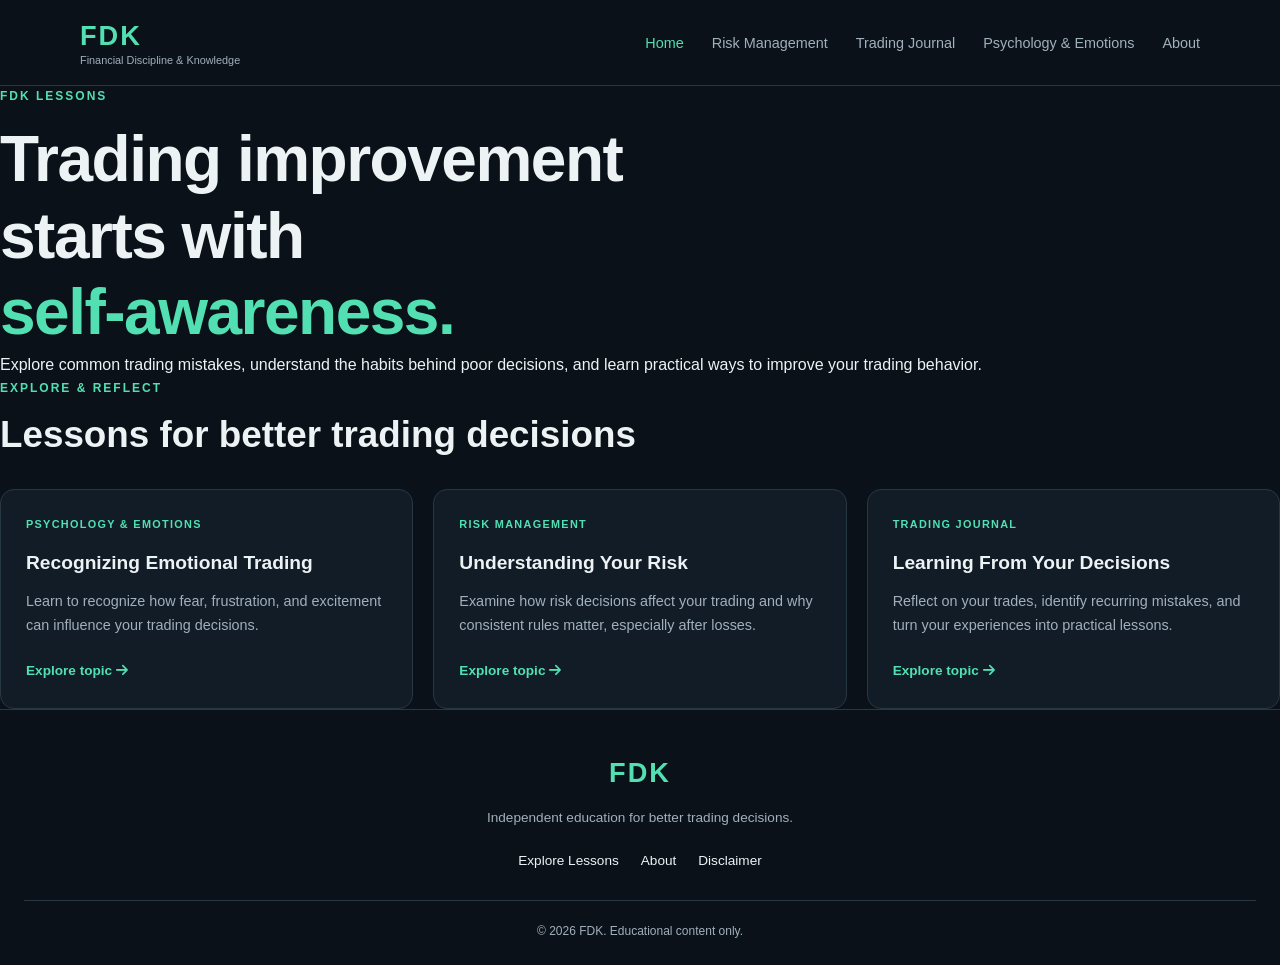
<file: lessons.html>
<!DOCTYPE html>
<html lang="en">
  <head>
    <meta charset="UTF-8">
    <meta name="viewport" content="width=device-width, initial-scale=1.0">
    <meta
      name="description"
      content="Explore FDK lessons on trading psychology, risk management, and trading journaling to recognize mistakes and improve trading behavior."
    >

    <title>FDK — Financial Discipline & Knowledge</title>

    <link rel="stylesheet" href="css/index.css">
    <link
      rel="stylesheet"
      href="https://cdnjs.cloudflare.com/ajax/libs/font-awesome/6.7.2/css/all.min.css"
    >

    <script src="js/index.js" defer></script>
  </head>

  <body>
    <header class="site-header">
      <a class="logo" href="index.html" aria-label="FDK home">
        <span class="logo-mark">FDK</span>
        <span class="logo-subtitle">Financial Discipline & Knowledge</span>
      </a>

      <button
        class="menu-toggle"
        aria-label="Toggle navigation"
        aria-expanded="false"
        aria-controls="main-navigation"
      >
        <span></span>
        <span></span>
        <span></span>
      </button>

      <nav class="main-navigation" id="main-navigation">
        <a href="index.html" aria-current="page">Home</a>
        <a href="risk-management.html">Risk Management</a>
        <a href="journaling.html">Trading Journal</a>
        <a href="psychology.html">Psychology & Emotions</a>
        <a href="about.html">About</a>
      </nav>
    </header>

    <main>
      <section class="library-hero">
        <p class="eyebrow">FDK LESSONS</p>

        <h1>
          Trading improvement starts with
          <span>self-awareness.</span>
        </h1>

        <p>
          Explore common trading mistakes, understand the habits
          behind poor decisions, and learn practical ways to
          improve your trading behavior.
        </p>
      </section>

      <section class="library-content">
        <div class="section-heading">
          <div>
            <p class="eyebrow">EXPLORE &amp; REFLECT</p>
            <h2>Lessons for better trading decisions</h2>
          </div>
        </div>

        <div class="article-grid">
          <article class="library-card">
            <span class="article-category">PSYCHOLOGY &amp; EMOTIONS</span>

            <h3>Recognizing Emotional Trading</h3>

            <p>
              Learn to recognize how fear, frustration, and excitement
              can influence your trading decisions.
            </p>

            <a href="psychology.html">
              Explore topic
              <i class="fa-solid fa-arrow-right" aria-hidden="true"></i>
            </a>
          </article>

          <article class="library-card">
            <span class="article-category">RISK MANAGEMENT</span>

            <h3>Understanding Your Risk</h3>

            <p>
              Examine how risk decisions affect your trading and why
              consistent rules matter, especially after losses.
            </p>

            <a href="risk-management.html">
              Explore topic
              <i class="fa-solid fa-arrow-right" aria-hidden="true"></i>
            </a>
          </article>

          <article class="library-card">
            <span class="article-category">TRADING JOURNAL</span>

            <h3>Learning From Your Decisions</h3>

            <p>
              Reflect on your trades, identify recurring mistakes,
              and turn your experiences into practical lessons.
            </p>

            <a href="journaling.html">
              Explore topic
              <i class="fa-solid fa-arrow-right" aria-hidden="true"></i>
            </a>
          </article>
        </div>
      </section>
    </main>

    <footer class="site-footer">
      <a class="footer-logo" href="index.html">FDK</a>

      <p>
        Independent education for better trading decisions.
      </p>

      <div class="footer-links">
        <a href="education.html">Explore Lessons</a>
        <a href="about.html">About</a>
        <a href="disclaimer.html">Disclaimer</a>
      </div>

      <p class="copyright">
        &copy; 2026 FDK. Educational content only.
      </p>
    </footer>
  </body>
</html>
</file>
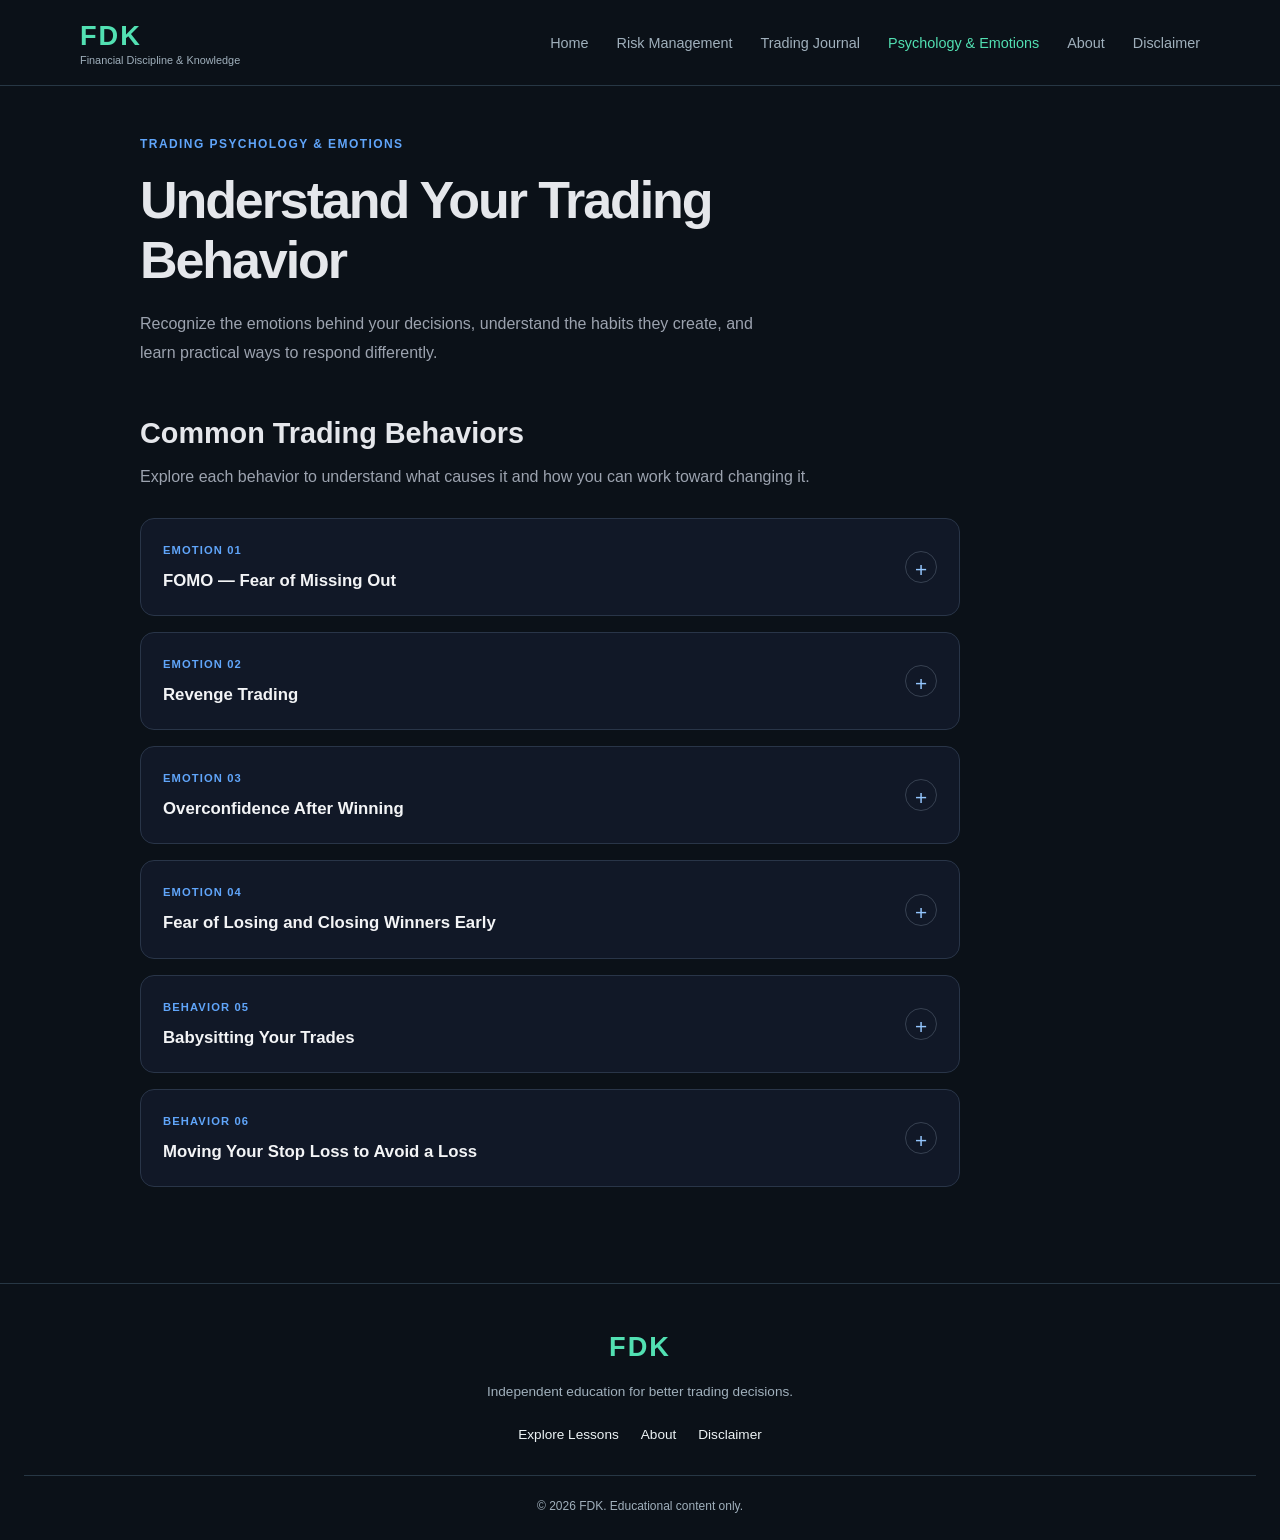
<file: psychology.html>
<!DOCTYPE html>
<html lang="en">
  <head>
    <meta charset="UTF-8">
    <meta name="viewport" content="width=device-width, initial-scale=1.0">
    <meta
      name="description"
      content="Learn about trading psychology, including FOMO, revenge trading, fear, overconfidence, and emotional behaviors that can affect trading decisions."
    >

    <title>Trading Psychology &amp; Emotions | FDK</title>

    <link rel="stylesheet" href="css/index.css">
    <link
      rel="stylesheet"
      href="https://cdnjs.cloudflare.com/ajax/libs/font-awesome/6.7.2/css/all.min.css"
    >

    <script src="js/index.js" defer></script>
  </head>

  <body>
    <header class="site-header">
      <a class="logo" href="index.html" aria-label="FDK home">
        <span class="logo-mark">FDK</span>
        <span class="logo-subtitle">Financial Discipline & Knowledge</span>
      </a>

      <button
        class="menu-toggle"
        aria-label="Toggle navigation"
        aria-expanded="false"
        aria-controls="main-navigation"
      >
        <span></span>
        <span></span>
        <span></span>
      </button>

      <nav class="main-navigation" id="main-navigation">
        <a href="index.html">Home</a>
        <a href="risk-management.html">Risk Management</a>
        <a href="journaling.html">Trading Journal</a>
        <a href="psychology.html" aria-current="page">Psychology & Emotions</a>
        <a href="about.html">About</a>
        <a href="disclaimer.html">Disclaimer</a>
      </nav>
    </header>

    <main class="psychology-page">
      <section class="psychology-hero">
        <p class="eyebrow">TRADING PSYCHOLOGY &amp; EMOTIONS</p>

        <h1>Understand Your Trading Behavior</h1>

        <p>
          Recognize the emotions behind your decisions,
          understand the habits they create, and learn
          practical ways to respond differently.
        </p>
      </section>

      <section class="psychology-lessons">
        <h2>Common Trading Behaviors</h2>

        <p>
          Explore each behavior to understand what causes it
          and how you can work toward changing it.
        </p>

        <details class="psychology-card">
          <summary class="psychology-card-header">
            <span>
              <span class="psychology-card-category">EMOTION 01</span>
              <span class="psychology-card-title">FOMO — Fear of Missing Out</span>
            </span>

            <span class="psychology-card-toggle" aria-hidden="true">+</span>
          </summary>

          <div class="psychology-card-content">
            <h3>Recognize the behavior</h3>

            <p>
              You see the market making a strong move and feel
              pressure to enter immediately because you think
              you might miss a profitable opportunity.
            </p>

            <h3>Understand the trigger</h3>

            <p>
              Fear of missing a move, excitement, or seeing
              other traders profit can push you to act without
              waiting for your own trading setup.
            </p>

            <h3>What can go wrong?</h3>

            <p>
              You may enter late, chase the price, accept a
              poor entry, or take a trade that does not meet
              your strategy's requirements.
            </p>

            <div class="psychology-solution">
              <h3>Practical solution</h3>

              <ul>
                <li>Define your entry conditions before trading.</li>
                <li>Do not enter simply because the price is moving quickly.</li>
                <li>If you miss the setup, accept it and wait for another valid opportunity.</li>
              </ul>
            </div>

            <div class="psychology-reflection">
              <h3>Reflect on your behavior</h3>

              <p>
                Did I enter because my setup was valid, or
                because I was afraid of missing the move?
              </p>
            </div>
          </div>
        </details>

        <!-- Card 2: Revenge Trading -->
        <details class="psychology-card">
          <summary class="psychology-card-header">
            <span>
              <span class="psychology-card-category">EMOTION 02</span>
              <span class="psychology-card-title">Revenge Trading</span>
            </span>

            <span class="psychology-card-toggle" aria-hidden="true">+</span>
          </summary>

          <div class="psychology-card-content">
            <h3>Recognize the behavior</h3>

            <p>
              After taking a loss, you immediately look for another
              trade to recover the money. You may increase your risk
              or enter a setup you would normally avoid.
            </p>

            <h3>Understand the trigger</h3>

            <p>
              Frustration, anger, and the desire to get back to your
              starting balance can influence your next decision.
            </p>

            <h3>What can go wrong?</h3>

            <p>
              You may abandon your strategy, take unnecessary risks,
              and turn a manageable loss into a much larger one.
            </p>

            <div class="psychology-solution">
              <h3>Practical solution</h3>

              <ul>
                <li>Set a daily loss limit before trading.</li>
                <li>Step away from the charts when you feel the urge to recover losses immediately.</li>
                <li>Only take another trade when your setup meets your predefined rules.</li>
              </ul>
            </div>

            <div class="psychology-reflection">
              <h3>Reflect on your behavior</h3>

              <p>
                Would I take this trade if I had not just lost money?
              </p>
            </div>
          </div>
        </details>

        <!-- Card 3: Overconfidence -->
        <details class="psychology-card">
          <summary class="psychology-card-header">
            <span>
              <span class="psychology-card-category">EMOTION 03</span>
              <span class="psychology-card-title">Overconfidence After Winning</span>
            </span>

            <span class="psychology-card-toggle" aria-hidden="true">+</span>
          </summary>

          <div class="psychology-card-content">
            <h3>Recognize the behavior</h3>

            <p>
              After a winning streak or a large profit, you begin
              believing your next trades are more likely to win.
              You may increase your position size or ignore your rules.
            </p>

            <h3>Understand the trigger</h3>

            <p>
              Recent success can make you overestimate your ability
              to predict the market and underestimate the possibility
              of another loss.
            </p>

            <h3>What can go wrong?</h3>

            <p>
              One oversized loss can erase several smaller wins,
              especially when you abandon your usual risk limits.
            </p>

            <div class="psychology-solution">
              <h3>Practical solution</h3>

              <ul>
                <li>Keep your risk rules consistent after wins.</li>
                <li>Evaluate trades by the quality of the decision, not just the profit.</li>
                <li>Remember that a winning trade does not guarantee the next trade will win.</li>
              </ul>
            </div>

            <div class="psychology-reflection">
              <h3>Reflect on your behavior</h3>

              <p>
                Am I following my plan, or do I feel invincible
                because of my recent results?
              </p>
            </div>
          </div>
        </details>

        <!-- Card 4: Fear of Losing -->
        <details class="psychology-card">
          <summary class="psychology-card-header">
            <span>
              <span class="psychology-card-category">EMOTION 04</span>
              <span class="psychology-card-title">Fear of Losing and Closing Winners Early</span>
            </span>

            <span class="psychology-card-toggle" aria-hidden="true">+</span>
          </summary>

          <div class="psychology-card-content">
            <h3>Recognize the behavior</h3>

            <p>
              Your trade moves into profit, but you become afraid
              that the market will reverse and take those profits away.
              You close the trade before reaching your planned target.
            </p>

            <h3>Understand the trigger</h3>

            <p>
              The discomfort of watching an unrealized profit disappear
              can make you prioritize immediate relief over following
              your trading plan.
            </p>

            <h3>What can go wrong?</h3>

            <p>
              You may repeatedly cut winning trades short while allowing
              losing trades to reach their full stop loss, weakening
              the risk-to-reward assumptions of your strategy.
            </p>

            <div class="psychology-solution">
              <h3>Practical solution</h3>

              <ul>
                <li>Define your exit conditions before entering the trade.</li>
                <li>Use a tested exit plan rather than reacting to every price movement.</li>
                <li>Review a sample of your trades to see whether early exits actually improve your results.</li>
              </ul>
            </div>

            <div class="psychology-reflection">
              <h3>Reflect on your behavior</h3>

              <p>
                Did I close this trade because my plan told me to,
                or because I was afraid of losing unrealized profit?
              </p>
            </div>
          </div>
        </details>

        <!-- Card 5: Babysitting Trades -->
        <details class="psychology-card">
          <summary class="psychology-card-header">
            <span>
              <span class="psychology-card-category">BEHAVIOR 05</span>
              <span class="psychology-card-title">Babysitting Your Trades</span>
            </span>

            <span class="psychology-card-toggle" aria-hidden="true">+</span>
          </summary>

          <div class="psychology-card-content">
            <h3>Recognize the behavior</h3>

            <p>
              You constantly watch every price movement, repeatedly
              check your profit or loss, and feel compelled to interfere
              with a trade even when your plan has not changed.
            </p>

            <h3>Understand the trigger</h3>

            <p>
              Anxiety, uncertainty, boredom, or a lack of trust in
              your strategy can make it difficult to leave a trade alone.
            </p>

            <h3>What can go wrong?</h3>

            <p>
              You may exit too early, make unnecessary adjustments,
              or react to ordinary market fluctuations that were
              already part of your trading plan.
            </p>

            <div class="psychology-solution">
              <h3>Practical solution</h3>

              <ul>
                <li>Decide in advance how often you need to review an open trade.</li>
                <li>Set your stop loss and target according to your strategy.</li>
                <li>Only intervene when a predefined condition requires it, not simply because you feel uncomfortable.</li>
              </ul>
            </div>

            <div class="psychology-reflection">
              <h3>Reflect on your behavior</h3>

              <p>
                Has anything changed in my trading setup, or am I
                watching the trade because I feel anxious?
              </p>
            </div>
          </div>
        </details>

        <!-- Card 6: Moving Stop Losses -->
        <details class="psychology-card">
          <summary class="psychology-card-header">
            <span>
              <span class="psychology-card-category">BEHAVIOR 06</span>
              <span class="psychology-card-title">Moving Your Stop Loss to Avoid a Loss</span>
            </span>

            <span class="psychology-card-toggle" aria-hidden="true">+</span>
          </summary>

          <div class="psychology-card-content">
            <h3>Recognize the behavior</h3>

            <p>
              Price moves against your trade and approaches your stop
              loss. Instead of accepting the planned loss, you move
              the stop farther away, hoping the market will reverse.
            </p>

            <h3>Understand the trigger</h3>

            <p>
              You may be struggling to accept that the trade is not
              working, hoping to avoid the pain of realizing a loss,
              or believing that giving the trade more room will save it.
            </p>

            <h3>What can go wrong?</h3>

            <p>
              Your original risk limit becomes meaningless. If the
              market continues against you, the eventual loss may be
              much larger than you planned.
            </p>

            <div class="psychology-solution">
              <h3>Practical solution</h3>

              <ul>
                <li>Define your invalidation point and stop loss before entering.</li>
                <li>Do not widen your stop simply to avoid accepting a loss.</li>
                <li>If your strategy permits stop adjustments, define the exact conditions in advance and never increase risk impulsively.</li>
              </ul>
            </div>

            <div class="psychology-reflection">
              <h3>Reflect on your behavior</h3>

              <p>
                Am I adjusting this stop because my trading rules
                justify it, or because I don't want to take the loss?
              </p>
            </div>
          </div>
        </details>
      </section>
    </main>

    <footer class="site-footer">
      <a class="footer-logo" href="index.html">FDK</a>

      <p>
        Independent education for better trading decisions.
      </p>

      <div class="footer-links">
        <a href="education.html">Explore Lessons</a>
        <a href="about.html">About</a>
        <a href="disclaimer.html">Disclaimer</a>
      </div>

      <p class="copyright">
        &copy; 2026 FDK. Educational content only.
      </p>
    </footer>
  </body>
</html>
</file>
<file: css/index.css>
:root {
  --bg: #0b1118;
  --surface: #111c27;
  --surface-light: #172633;
  --text: #edf3f5;
  --muted: #a0b0bc;
  --accent: #52e0b2;
  --border: #273744;
  --radius: 14px;
  --container: 1120px;
}

* {
  box-sizing: border-box;
  margin: 0;
  padding: 0;
}

html {
  scroll-behavior: smooth;
}

body {
  background: var(--bg);
  color: var(--text);
  font-family: Arial, Helvetica, sans-serif;
  line-height: 1.7;
}

a {
  color: inherit;
  text-decoration: none;
}

button,
a {
  -webkit-tap-highlight-color: transparent;
}

.site-header {
  width: 100%;
  min-height: 82px;
  padding: 18px max(5%, calc((100% - var(--container)) / 2));
  display: flex;
  align-items: center;
  justify-content: space-between;
  gap: 24px;
  border-bottom: 1px solid var(--border);
  background: var(--bg);
}

.logo {
  display: flex;
  flex-direction: column;
  line-height: 1.3;
}

.logo-mark,
.footer-logo {
  color: var(--accent);
  font-size: 1.7rem;
  font-weight: 800;
  letter-spacing: 2px;
}

.logo-subtitle {
  color: var(--muted);
  font-size: 0.68rem;
}

.main-navigation {
  display: flex;
  align-items: center;
  gap: 28px;
}

.main-navigation a {
  color: var(--muted);
  font-size: 0.9rem;
  transition: color 0.2s ease;
}

.main-navigation a:hover,
.main-navigation a[aria-current="page"] {
  color: var(--accent);
}

.menu-toggle {
  display: none;
  border: 1px solid var(--border);
  border-radius: 8px;
  background: var(--surface);
  padding: 10px;
  cursor: pointer;
}

.menu-toggle span {
  display: block;
  width: 22px;
  height: 2px;
  margin: 4px 0;
  background: var(--text);
}

.hero {
  max-width: var(--container);
  min-height: 570px;
  margin: 0 auto;
  padding: 90px 24px;
  display: grid;
  grid-template-columns: 1.15fr 0.85fr;
  align-items: center;
  gap: 64px;
}

.eyebrow {
  margin-bottom: 14px;
  color: var(--accent);
  font-size: 0.75rem;
  font-weight: 700;
  letter-spacing: 2px;
}

h1,
h2,
h3 {
  line-height: 1.2;
}

h1 {
  max-width: 650px;
  font-size: clamp(2.3rem, 5vw, 4rem);
  letter-spacing: -1.5px;
}

h1 span {
  display: block;
  color: var(--accent);
}

.hero-description {
  max-width: 540px;
  margin-top: 24px;
  color: var(--muted);
}

.hero-actions {
  display: flex;
  flex-wrap: wrap;
  gap: 14px;
  margin-top: 32px;
}

.button {
  min-height: 48px;
  padding: 12px 20px;
  display: inline-flex;
  align-items: center;
  justify-content: center;
  border: 1px solid transparent;
  border-radius: 8px;
  font-size: 0.9rem;
  font-weight: 700;
  transition: transform 0.2s ease, background 0.2s ease;
}

.button:hover {
  transform: translateY(-2px);
}

.button-primary {
  background: var(--accent);
  color: #07140f;
}

.button-secondary {
  border-color: var(--border);
  background: var(--surface);
  color: var(--text);
}

.hero-visual {
  min-width: 0;
}

.visual-card {
  position: relative;
  overflow: hidden;
  padding: 32px;
  border: 1px solid var(--border);
  border-radius: 18px;
  background:
    radial-gradient(circle at 100% 0%, #24443f 0, transparent 45%),
    var(--surface);
}

.visual-label {
  color: var(--muted);
  font-size: 0.7rem;
  letter-spacing: 1.5px;
}

.visual-step {
  position: relative;
  z-index: 1;
  display: flex;
  align-items: center;
  gap: 18px;
  margin-top: 24px;
  padding: 16px;
  border: 1px solid var(--border);
  border-radius: 10px;
  background: rgba(11, 17, 24, 0.85);
  font-weight: 600;
}

.step-number,
.topic-number {
  color: var(--accent);
  font-size: 0.8rem;
  font-weight: 700;
}

.visual-decoration {
  position: absolute;
  right: -55px;
  bottom: -80px;
  width: 180px;
  height: 180px;
  border: 1px solid rgba(82, 224, 178, 0.25);
  border-radius: 50%;
}

.intro-section {
  padding: 80px 24px;
  border-top: 1px solid var(--border);
  border-bottom: 1px solid var(--border);
  background: #0e1720;
  text-align: center;
}

.intro-section h2,
.closing-section h2 {
  margin-bottom: 16px;
  font-size: clamp(1.8rem, 4vw, 2.6rem);
}

.intro-section > p:last-child {
  max-width: 620px;
  margin: 0 auto;
  color: var(--muted);
}




.topics-section {
  max-width: var(--container);
  margin: 0 auto;
  padding: 90px 24px;
}

.section-heading {
  display: flex;
  align-items: end;
  justify-content: space-between;
  gap: 20px;
  margin-bottom: 32px;
}

.section-heading h2 {
  font-size: clamp(1.7rem, 3vw, 2.3rem);
}

.text-link,
.topic-card a {
  color: var(--accent);
  font-size: 0.85rem;
  font-weight: 700;
}

.topic-grid {
  display: grid;
  grid-template-columns: repeat(3, minmax(0, 1fr));
  gap: 20px;
}

.topic-card {
  padding: 26px;
  border: 1px solid var(--border);
  border-radius: var(--radius);
  background: var(--surface);
  transition: border-color 0.2s ease, transform 0.2s ease;
}

.topic-card:hover {
  transform: translateY(-4px);
  border-color: var(--accent);
}

.topic-card h3 {
  margin-top: 18px;
  font-size: 1.2rem;
}

.topic-card p {
  min-height: 100px;
  margin: 14px 0 20px;
  color: var(--muted);
  font-size: 0.9rem;
}



.site-footer {
  padding: 40px 24px 24px;
  border-top: 1px solid var(--border);
  text-align: center;
}

.site-footer p {
  margin-top: 10px;
  color: var(--muted);
  font-size: 0.85rem;
}

.footer-links {
  display: flex;
  flex-wrap: wrap;
  justify-content: center;
  gap: 22px;
  margin-top: 20px;
  font-size: 0.85rem;
}

.footer-links a:hover {
  color: var(--accent);
}

.site-footer .copyright {
  margin-top: 28px;
  padding-top: 20px;
  border-top: 1px solid var(--border);
  font-size: 0.75rem;
}

@media (max-width: 760px) {
  .site-header {
    position: relative;
    min-height: 76px;
    padding: 14px 20px;
  }

  .menu-toggle {
    display: block;
  }

  .main-navigation {
    position: absolute;
    z-index: 10;
    top: 100%;
    right: 0;
    left: 0;
    display: none;
    flex-direction: column;
    align-items: stretch;
    gap: 0;
    padding: 10px 20px 16px;
    border-bottom: 1px solid var(--border);
    background: var(--bg);
  }

  .main-navigation.is-open {
    display: flex;
  }

  .main-navigation a {
    padding: 12px 0;
  }

  .hero {
    min-height: auto;
    padding: 64px 20px;
    grid-template-columns: 1fr;
    gap: 40px;
  }

  .hero-visual {
    max-width: 500px;
    width: 100%;
    margin: 0 auto;
  }

  .intro-section,
  .closing-section {
    padding: 64px 20px;
  }

  .topics-section {
    padding: 64px 20px;
  }

  .section-heading {
    align-items: flex-start;
    flex-direction: column;
  }

  .topic-grid {
    grid-template-columns: 1fr;
  }

  .topic-card p {
    min-height: 0;
  }
}

@media (prefers-reduced-motion: reduce) {
  *,
  *::before,
  *::after {
    scroll-behavior: auto !important;
    transition-duration: 0.01ms !important;
  }
}


.article-grid {
  display: grid;
  grid-template-columns: repeat(3, minmax(0, 1fr));
  gap: 20px;
}

.library-card {
  display: flex;
  flex-direction: column;
  padding: 25px;
  border: 1px solid var(--border);
  border-radius: var(--radius);
  background: var(--surface);
  transition: border-color 0.2s ease, transform 0.2s ease;
}

.library-card:hover {
  transform: translateY(-3px);
  border-color: var(--accent);
}

.article-category {
  color: var(--accent);
  font-size: 0.68rem;
  font-weight: 700;
  letter-spacing: 1.3px;
}

.library-card h3 {
  margin-top: 18px;
  font-size: 1.2rem;
}

.library-card p {
  flex: 1;
  margin: 14px 0 22px;
  color: var(--muted);
  font-size: 0.9rem;
}

.article-meta {
  display: flex;
  justify-content: space-between;
  gap: 10px;
  margin-bottom: 18px;
  padding-top: 14px;
  border-top: 1px solid var(--border);
  color: var(--muted);
  font-size: 0.75rem;
}

.library-card > a {
  color: var(--accent);
  font-size: 0.85rem;
  font-weight: 700;
}

.empty-results {
  padding: 30px 0;
  color: var(--muted);
  text-align: center;
}

@media (max-width: 900px) {
  .article-grid {
    grid-template-columns: repeat(2, minmax(0, 1fr));
  }
}

@media (max-width: 600px) {
  .library-hero {
    padding: 60px 20px;
  }

  .library-content {
    padding: 55px 20px;
  }

  .article-grid {
    grid-template-columns: 1fr;
  }
}





/* Article Detail */

.article-page {
  max-width: var(--container);
  margin: 0 auto;
  padding: 35px 24px 80px;
}

.breadcrumbs {
  display: flex;
  flex-wrap: wrap;
  gap: 10px;
  margin-bottom: 42px;
  color: var(--muted);
  font-size: 0.8rem;
}

.breadcrumbs a:hover {
  color: var(--accent);
}

.article-header {
  max-width: 820px;
  padding-bottom: 35px;
  border-bottom: 1px solid var(--border);
}

.article-header h1 {
  margin-top: 14px;
  font-size: clamp(2.3rem, 5vw, 3.7rem);
}

.article-intro {
  margin-top: 22px;
  color: var(--muted);
  font-size: 1.05rem;
}

.article-byline {
  display: flex;
  flex-wrap: wrap;
  gap: 20px;
  margin-top: 24px;
  color: var(--muted);
  font-size: 0.8rem;
}

.article-layout {
  display: grid;
  grid-template-columns: minmax(0, 1fr) 270px;
  gap: 55px;
  margin-top: 45px;
}

.article-body {
  min-width: 0;
}

.article-body section {
  margin-bottom: 36px;
}

.article-body h2 {
  margin-bottom: 16px;
  font-size: 1.65rem;
}

.article-body p {
  margin-bottom: 16px;
  color: #c2cdd5;
}

.article-body section p:last-child {
  margin-bottom: 0;
}

.article-callout {
  margin: 35px 0;
  padding: 25px;
  border-left: 3px solid var(--accent);
  border-radius: 0 10px 10px 0;
  background: var(--surface);
}

.article-callout p {
  margin: 0;
  color: var(--text);
  font-size: 1.05rem;
  font-weight: 600;
}

.example-card {
  margin: 22px 0;
  padding: 20px;
  border: 1px solid var(--border);
  border-radius: 12px;
  background: var(--surface);
}

.example-row {
  display: flex;
  justify-content: space-between;
  gap: 20px;
  padding: 13px 0;
  border-bottom: 1px solid var(--border);
}

.example-row:last-child {
  border-bottom: none;
}

.example-row span {
  color: var(--muted);
}

.negative-value {
  color: #ff9c9c;
}

.article-list {
  padding-left: 22px;
  color: #c2cdd5;
}

.article-list li {
  margin-bottom: 12px;
  padding-left: 5px;
}

.article-disclaimer {
  margin-top: 40px;
  padding: 20px;
  border: 1px solid var(--border);
  border-radius: 10px;
  background: #101923;
}

.article-disclaimer strong {
  display: block;
  margin-bottom: 8px;
  color: var(--accent);
}

.article-disclaimer p {
  margin: 0;
  font-size: 0.85rem;
}

.back-link {
  display: inline-block;
  margin-top: 30px;
  color: var(--accent);
  font-size: 0.9rem;
  font-weight: 700;
}

.article-sidebar {
  display: flex;
  flex-direction: column;
  gap: 20px;
}

.sidebar-card {
  position: sticky;
  top: 20px;
  padding: 22px;
  border: 1px solid var(--border);
  border-radius: 12px;
  background: var(--surface);
}

.sidebar-link {
  display: block;
  padding: 11px 0;
  border-bottom: 1px solid var(--border);
  color: var(--muted);
  font-size: 0.85rem;
}

.sidebar-link:last-child {
  border-bottom: none;
}

.sidebar-link:hover {
  color: var(--accent);
}

.related-card {
  position: static;
}

.related-card h3 {
  margin-bottom: 12px;
}

.related-card p:not(.eyebrow) {
  margin-bottom: 20px;
  color: var(--muted);
  font-size: 0.85rem;
}

@media (max-width: 800px) {
  .article-layout {
    grid-template-columns: 1fr;
    gap: 35px;
  }

  .article-sidebar {
    order: -1;
  }

  .sidebar-card {
    position: static;
  }
}

@media (max-width: 500px) {
  .article-page {
    padding: 25px 20px 60px;
  }

  .breadcrumbs {
    margin-bottom: 30px;
  }

  .article-byline {
    gap: 12px;
  }

  .example-card {
    padding: 14px;
  }
}





/* About Page */
.about-page {
  max-width: 1100px;
  margin: 0 auto;
  padding: 48px 24px 72px;
}

.about-hero {
  max-width: 820px;
  padding: 52px 0 64px;
}

.about-page .eyebrow {
  color: #60a5fa;
  font-size: 0.75rem;
  font-weight: 700;
  letter-spacing: 0.12em;
  margin: 0 0 14px;
}

.about-hero h1 {
  max-width: 760px;
  color: #f3f4f6;
  font-size: clamp(2.1rem, 5vw, 3.5rem);
  line-height: 1.15;
  letter-spacing: -0.04em;
  margin: 0 0 22px;
}

.about-hero-intro {
  max-width: 700px;
  color: #aeb8c7;
  font-size: 1.05rem;
  line-height: 1.85;
  margin: 0;
}

.about-purpose,
.about-walter,
.about-approach,
.about-responsibility {
  margin: 0 0 64px;
}

.about-section-heading {
  max-width: 700px;
  margin-bottom: 24px;
}

.about-section-heading h2,
.about-responsibility h2 {
  color: #f3f4f6;
  font-size: clamp(1.6rem, 4vw, 2.25rem);
  line-height: 1.3;
  letter-spacing: -0.03em;
  margin: 0;
}

.about-purpose-content,
.about-walter-content {
  max-width: 790px;
}

.about-purpose-content p,
.about-walter-content p,
.about-responsibility > p:not(.eyebrow) {
  color: #aeb8c7;
  font-size: 0.96rem;
  line-height: 1.9;
  margin: 0 0 18px;
}

.about-walter-note {
  max-width: 790px;
  margin: 32px 0 0;
  padding: 24px;
  background: #111827;
  border: 1px solid #293548;
  border-left: 3px solid #60a5fa;
  border-radius: 10px;
}

.about-walter-note p {
  color: #e5e7eb;
  font-size: 1.05rem;
  line-height: 1.8;
  margin: 0 0 16px;
}

.about-walter-note footer {
  color: #93c5fd;
  font-size: 0.85rem;
  font-weight: 600;
}

.about-approach-grid {
  display: grid;
  grid-template-columns: repeat(3, minmax(0, 1fr));
  gap: 16px;
}

.about-approach-card {
  padding: 24px;
  background: #111827;
  border: 1px solid #293548;
  border-radius: 12px;
}

.about-approach-number {
  display: inline-block;
  color: #60a5fa;
  font-size: 0.75rem;
  font-weight: 700;
  letter-spacing: 0.1em;
  margin-bottom: 18px;
}

.about-approach-card h3 {
  color: #f3f4f6;
  font-size: 1.05rem;
  margin: 0 0 12px;
}

.about-approach-card p {
  color: #aeb8c7;
  font-size: 0.9rem;
  line-height: 1.8;
  margin: 0;
}

.about-responsibility {
  padding: 28px;
  background: #172538;
  border: 1px solid #294565;
  border-radius: 12px;
}

.about-responsibility h2 {
  margin-bottom: 22px;
}

.about-responsibility > p:last-child {
  margin-bottom: 0;
}

@media (max-width: 700px) {
  .about-page {
    padding: 24px 18px 48px;
  }

  .about-hero {
    padding: 36px 0 48px;
  }

  .about-purpose,
  .about-walter,
  .about-approach,
  .about-responsibility {
    margin-bottom: 48px;
  }

  .about-approach-grid {
    grid-template-columns: 1fr;
    gap: 12px;
  }

  .about-approach-card {
    padding: 20px;
  }

  .about-walter-note,
  .about-responsibility {
    padding: 20px;
  }
}


.about-principles {
  display: flex;
  flex-direction: column;
  gap: 16px;
}

.principle-card {
  display: flex;
  gap: 18px;
  padding: 22px;
  border: 1px solid var(--border-color);
  border-radius: 14px;
  background: var(--surface-color);
}

/* Disclaimer Page */
.disclaimer-page {
  max-width: 900px;
  margin: 0 auto;
  padding: 48px 24px 72px;
}

.disclaimer-hero {
  padding: 44px 0 48px;
  border-bottom: 1px solid #293548;
  margin-bottom: 42px;
}

.disclaimer-page .eyebrow {
  color: #60a5fa;
  font-size: 0.75rem;
  font-weight: 700;
  letter-spacing: 0.12em;
  margin: 0 0 14px;
}

.disclaimer-hero h1 {
  color: #f3f4f6;
  font-size: clamp(2rem, 5vw, 3rem);
  line-height: 1.2;
  letter-spacing: -0.04em;
  margin: 0 0 20px;
}

.disclaimer-hero-intro {
  max-width: 720px;
  color: #aeb8c7;
  font-size: 1rem;
  line-height: 1.85;
  margin: 0;
}

.disclaimer-section {
  padding: 0 0 32px;
  margin-bottom: 32px;
  border-bottom: 1px solid #293548;
}

.disclaimer-section h2 {
  color: #f3f4f6;
  font-size: 1.2rem;
  line-height: 1.5;
  margin: 0 0 16px;
}

.disclaimer-section p {
  color: #aeb8c7;
  font-size: 0.94rem;
  line-height: 1.9;
  margin: 0 0 16px;
}

.disclaimer-section p:last-child {
  margin-bottom: 0;
}

.disclaimer-final {
  margin-top: 48px;
  padding: 26px;
  background: #172538;
  border: 1px solid #294565;
  border-left: 3px solid #60a5fa;
  border-radius: 10px;
}

.disclaimer-final h2 {
  color: #f3f4f6;
  font-size: clamp(1.35rem, 4vw, 1.8rem);
  line-height: 1.35;
  margin: 0 0 18px;
}

.disclaimer-final > p:not(.eyebrow) {
  color: #cbd5e1;
  font-size: 0.94rem;
  line-height: 1.85;
  margin: 0 0 16px;
}

.disclaimer-final > p:last-child {
  margin-bottom: 0;
}

@media (max-width: 700px) {
  .disclaimer-page {
    padding: 24px 18px 48px;
  }

  .disclaimer-hero {
    padding: 34px 0 36px;
    margin-bottom: 32px;
  }

  .disclaimer-section {
    padding-bottom: 26px;
    margin-bottom: 26px;
  }

  .disclaimer-final {
    padding: 20px;
    margin-top: 36px;
  }
}







/* Psychology Page */

.psychology-page {
  width: min(100% - 32px, 1000px);
  margin-inline: auto;
  padding: 48px 0 80px;
  color: #e5e7eb;
}

/* Page Introduction */

.psychology-hero {
  max-width: 720px;
  margin-bottom: 48px;
}

.psychology-hero .eyebrow {
  color: #60a5fa;
  font-size: 0.75rem;
  font-weight: 700;
  letter-spacing: 0.12em;
  margin-bottom: 16px;
}

.psychology-hero h1 {
  font-size: clamp(2rem, 5vw, 3.25rem);
  line-height: 1.15;
  letter-spacing: -0.04em;
  margin: 0 0 20px;
}

.psychology-hero > p:last-child {
  max-width: 620px;
  color: #9ca3af;
  font-size: 1rem;
  line-height: 1.8;
  margin: 0;
}

/* Lessons Section */

.psychology-lessons {
  max-width: 820px;
}

.psychology-lessons > h2 {
  font-size: clamp(1.4rem, 3vw, 1.8rem);
  margin: 0 0 12px;
}

.psychology-lessons > p {
  color: #9ca3af;
  line-height: 1.7;
  margin: 0 0 28px;
}

/* Collapsible Card */

.psychology-card {
  background: #111827;
  border: 1px solid #293548;
  border-radius: 14px;
  margin-bottom: 16px;
  overflow: hidden;
  transition: border-color 0.2s ease;
}

.psychology-card:hover {
  border-color: #475569;
}

.psychology-card[open] {
  border-color: #3b82f6;
}

/* Clickable Card Header */

.psychology-card-header {
  display: flex;
  align-items: center;
  justify-content: space-between;
  gap: 16px;
  padding: 22px;
  cursor: pointer;
  list-style: none;
}

.psychology-card-header::-webkit-details-marker {
  display: none;
}

.psychology-card-header::marker {
  content: "";
}

.psychology-card-header > span:first-child {
  display: flex;
  flex-direction: column;
  gap: 8px;
}

.psychology-card-category {
  color: #60a5fa;
  font-size: 0.7rem;
  font-weight: 700;
  letter-spacing: 0.1em;
}

.psychology-card-title {
  color: #f3f4f6;
  font-size: 1.05rem;
  font-weight: 600;
  line-height: 1.5;
}

.psychology-card-toggle {
  display: grid;
  place-items: center;
  flex-shrink: 0;
  width: 32px;
  height: 32px;
  border: 1px solid #374151;
  border-radius: 50%;
  color: #93c5fd;
  font-size: 1.3rem;
  transition:
    transform 0.2s ease,
    background-color 0.2s ease;
}

.psychology-card[open] .psychology-card-toggle {
  transform: rotate(45deg);
  background: #1e293b;
}

/* Expanded Card Content */

.psychology-card-content {
  padding: 0 22px 24px;
  border-top: 1px solid #293548;
}

.psychology-card-content h3 {
  color: #f3f4f6;
  font-size: 1rem;
  line-height: 1.5;
  margin: 24px 0 10px;
}

.psychology-card-content p {
  color: #aeb8c7;
  font-size: 0.95rem;
  line-height: 1.8;
  margin: 0;
}

/* Practical Solution */

.psychology-solution {
  margin-top: 28px;
  padding: 18px;
  background: #172538;
  border: 1px solid #294565;
  border-left: 3px solid #60a5fa;
  border-radius: 8px;
}

.psychology-solution h3 {
  color: #93c5fd;
  margin-top: 0;
}

.psychology-solution ul {
  padding-left: 20px;
  margin: 0;
}

.psychology-solution li {
  color: #cbd5e1;
  font-size: 0.92rem;
  line-height: 1.75;
  margin-bottom: 10px;
}

.psychology-solution li:last-child {
  margin-bottom: 0;
}

/* Reflection */

.psychology-reflection {
  margin-top: 24px;
  padding: 18px;
  background: #191a2b;
  border: 1px solid #373552;
  border-radius: 8px;
}

.psychology-reflection h3 {
  color: #c4b5fd;
  margin-top: 0;
}

.psychology-reflection p {
  color: #d1d5db;
  font-style: italic;
}

/* Keyboard Accessibility */

.psychology-card-header:focus-visible {
  outline: 2px solid #60a5fa;
  outline-offset: -3px;
  border-radius: 12px;
}

/* Mobile Layout */

@media (max-width: 600px) {
  .psychology-page {
    width: calc(100% - 24px);
    padding: 32px 0 56px;
  }

  .psychology-hero {
    margin-bottom: 36px;
  }

  .psychology-card-header {
    padding: 18px 16px;
  }

  .psychology-card-title {
    font-size: 0.98rem;
  }

  .psychology-card-content {
    padding: 0 16px 20px;
  }

  .psychology-solution,
  .psychology-reflection {
    padding: 15px;
  }
}






/* Journaling: Purpose Section */

.journaling-purpose {
  margin: 48px 0;
}

.journaling-purpose .eyebrow {
  color: #60a5fa;
  font-size: 0.75rem;
  font-weight: 700;
  letter-spacing: 0.12em;
  margin-bottom: 14px;
}

.journaling-purpose h2 {
  max-width: 650px;
  color: #f3f4f6;
  font-size: clamp(1.6rem, 4vw, 2.2rem);
  line-height: 1.25;
  letter-spacing: -0.03em;
  margin: 0 0 20px;
}

.journaling-purpose > p:not(.eyebrow) {
  max-width: 760px;
  color: #aeb8c7;
  font-size: 0.96rem;
  line-height: 1.8;
  margin: 0 0 16px;
}

.journaling-purpose .journaling-purpose-intro {
  color: #e5e7eb;
  font-weight: 500;
}

/* Purpose Cards */

.journaling-purpose-grid {
  display: grid;
  grid-template-columns: repeat(3, minmax(0, 1fr));
  gap: 16px;
  margin-top: 32px;
}

.journaling-purpose-card {
  padding: 22px;
  background: #111827;
  border: 1px solid #293548;
  border-radius: 12px;
}

.journaling-purpose-card h3 {
  color: #f3f4f6;
  font-size: 1rem;
  line-height: 1.5;
  margin: 0 0 12px;
}

.journaling-purpose-card p {
  color: #aeb8c7;
  font-size: 0.9rem;
  line-height: 1.75;
  margin: 0;
}

/* Responsive Layout */

@media (max-width: 700px) {
  .journaling-purpose-grid {
    grid-template-columns: 1fr;
    gap: 12px;
  }

  .journaling-purpose-card {
    padding: 18px;
  }
}




/* Journaling: What to Record */

.journaling-record {
  margin: 56px 0;
}

.journaling-record .eyebrow {
  color: #60a5fa;
  font-size: 0.75rem;
  font-weight: 700;
  letter-spacing: 0.12em;
  margin-bottom: 14px;
}

.journaling-record h2 {
  color: #f3f4f6;
  font-size: clamp(1.6rem, 4vw, 2.2rem);
  line-height: 1.25;
  letter-spacing: -0.03em;
  margin: 0 0 18px;
}

.journaling-record-intro {
  max-width: 740px;
  color: #aeb8c7;
  font-size: 0.96rem;
  line-height: 1.8;
  margin: 0 0 30px;
}

.journaling-record-list {
  display: grid;
  grid-template-columns: repeat(2, minmax(0, 1fr));
  gap: 14px;
}

.journaling-record-item {
  display: flex;
  align-items: flex-start;
  gap: 16px;
  padding: 22px;
  background: #111827;
  border: 1px solid #293548;
  border-radius: 12px;
}

.journaling-record-number {
  display: grid;
  place-items: center;
  flex-shrink: 0;
  width: 36px;
  height: 36px;
  color: #93c5fd;
  background: #1e293b;
  border-radius: 8px;
  font-size: 0.8rem;
  font-weight: 700;
}

.journaling-record-item h3 {
  color: #f3f4f6;
  font-size: 1rem;
  line-height: 1.5;
  margin: 2px 0 10px;
}

.journaling-record-item p {
  color: #aeb8c7;
  font-size: 0.9rem;
  line-height: 1.75;
  margin: 0;
}

/* Reminder */

.journaling-record-note {
  margin-top: 24px;
  padding: 20px;
  background: #172538;
  border: 1px solid #294565;
  border-left: 3px solid #60a5fa;
  border-radius: 8px;
}

.journaling-record-note h3 {
  color: #93c5fd;
  font-size: 1rem;
  margin: 0 0 10px;
}

.journaling-record-note p {
  color: #cbd5e1;
  font-size: 0.92rem;
  line-height: 1.75;
  margin: 0;
}

/* Responsive Layout */

@media (max-width: 700px) {
  .journaling-record-list {
    grid-template-columns: 1fr;
  }

  .journaling-record-item {
    padding: 18px;
    gap: 12px;
  }

  .journaling-record-note {
    padding: 17px;
  }
}




/* Journaling: Trade Review */

.journaling-review {
  margin: 56px 0;
}

.journaling-review .eyebrow {
  color: #60a5fa;
  font-size: 0.75rem;
  font-weight: 700;
  letter-spacing: 0.12em;
  margin-bottom: 14px;
}

.journaling-review h2 {
  color: #f3f4f6;
  font-size: clamp(1.6rem, 4vw, 2.2rem);
  line-height: 1.25;
  letter-spacing: -0.03em;
  margin: 0 0 18px;
}

.journaling-review-intro {
  max-width: 740px;
  color: #aeb8c7;
  font-size: 0.96rem;
  line-height: 1.8;
  margin: 0 0 30px;
}

/* Review Cards */

.journaling-review-steps {
  display: grid;
  grid-template-columns: repeat(3, minmax(0, 1fr));
  gap: 16px;
}

.journaling-review-card {
  display: flex;
  flex-direction: column;
  padding: 22px;
  background: #111827;
  border: 1px solid #293548;
  border-radius: 12px;
}

.journaling-review-label {
  color: #60a5fa;
  font-size: 0.7rem;
  font-weight: 700;
  letter-spacing: 0.1em;
  margin-bottom: 18px;
}

.journaling-review-card h3 {
  color: #f3f4f6;
  font-size: 1.05rem;
  line-height: 1.45;
  margin: 0 0 12px;
}

.journaling-review-card > p {
  color: #aeb8c7;
  font-size: 0.9rem;
  line-height: 1.75;
  margin: 0 0 22px;
}

/* Example inside each card */

.journaling-review-example {
  margin-top: auto;
  padding: 15px;
  background: #172538;
  border: 1px solid #293f59;
  border-radius: 8px;
}

.journaling-review-example > span {
  display: block;
  color: #93c5fd;
  font-size: 0.7rem;
  font-weight: 700;
  letter-spacing: 0.08em;
  text-transform: uppercase;
  margin-bottom: 8px;
}

.journaling-review-example p {
  color: #cbd5e1;
  font-size: 0.86rem;
  line-height: 1.7;
  margin: 0;
}

/* Review Reminder */

.journaling-review-reminder {
  margin-top: 24px;
  padding: 20px;
  background: #191a2b;
  border: 1px solid #373552;
  border-left: 3px solid #a78bfa;
  border-radius: 8px;
}

.journaling-review-reminder h3 {
  color: #c4b5fd;
  font-size: 1rem;
  margin: 0 0 10px;
}

.journaling-review-reminder p {
  color: #d1d5db;
  font-size: 0.92rem;
  line-height: 1.75;
  margin: 0;
}

/* Responsive Layout */

@media (max-width: 800px) {
  .journaling-review-steps {
    grid-template-columns: 1fr;
  }

  .journaling-review-card {
    padding: 20px;
  }
}




/* Journaling: Practical Example */

.journaling-example {
  margin: 56px 0;
}

.journaling-example .eyebrow {
  color: #60a5fa;
  font-size: 0.75rem;
  font-weight: 700;
  letter-spacing: 0.12em;
  margin-bottom: 14px;
}

.journaling-example h2 {
  color: #f3f4f6;
  font-size: clamp(1.6rem, 4vw, 2.2rem);
  line-height: 1.25;
  letter-spacing: -0.03em;
  margin: 0 0 18px;
}

.journaling-example-intro {
  max-width: 740px;
  color: #aeb8c7;
  font-size: 0.96rem;
  line-height: 1.8;
  margin: 0 0 30px;
}

/* Example Cards */

.journaling-example-grid {
  display: grid;
  grid-template-columns: repeat(2, minmax(0, 1fr));
  gap: 16px;
}

.journaling-example-card {
  padding: 22px;
  background: #111827;
  border: 1px solid #293548;
  border-radius: 12px;
}

.journaling-example-label {
  display: inline-block;
  color: #93c5fd;
  font-size: 0.7rem;
  font-weight: 700;
  letter-spacing: 0.1em;
  margin-bottom: 12px;
}

.journaling-example-card h3 {
  color: #f3f4f6;
  font-size: 1.15rem;
  line-height: 1.45;
  margin: 0 0 20px;
}

.journaling-example-result {
  display: flex;
  align-items: center;
  justify-content: space-between;
  gap: 12px;
  padding: 14px 16px;
  background: #172538;
  border: 1px solid #293f59;
  border-radius: 8px;
  margin-bottom: 24px;
}

.journaling-example-result span {
  color: #aeb8c7;
  font-size: 0.85rem;
}

.journaling-example-result strong {
  font-size: 1.1rem;
  font-weight: 700;
}

.journaling-loss {
  color: #fca5a5;
}

.journaling-example-card h4 {
  color: #e5e7eb;
  font-size: 0.95rem;
  margin: 20px 0 8px;
}

.journaling-example-card > p {
  color: #aeb8c7;
  font-size: 0.9rem;
  line-height: 1.75;
  margin: 0;
}

/* Lesson Callout */

.journaling-example-lesson {
  margin-top: 24px;
  padding: 17px;
  background: #172538;
  border: 1px solid #294565;
  border-left: 3px solid #60a5fa;
  border-radius: 8px;
}

.journaling-example-lesson h4 {
  color: #93c5fd;
  margin: 0 0 8px;
}

.journaling-example-lesson p {
  color: #cbd5e1;
  font-size: 0.88rem;
  line-height: 1.75;
  margin: 0;
}

/* Comparison Reminder */

.journaling-example-reminder {
  margin-top: 24px;
  padding: 20px;
  background: #191a2b;
  border: 1px solid #373552;
  border-left: 3px solid #a78bfa;
  border-radius: 8px;
}

.journaling-example-reminder h3 {
  color: #c4b5fd;
  font-size: 1rem;
  margin: 0 0 10px;
}

.journaling-example-reminder p {
  color: #d1d5db;
  font-size: 0.92rem;
  line-height: 1.75;
  margin: 0;
}

/* Responsive Layout */

@media (max-width: 700px) {
  .journaling-example-grid {
    grid-template-columns: 1fr;
  }

  .journaling-example-card {
    padding: 18px;
  }

  .journaling-example-reminder {
    padding: 17px;
  }
}



/* Journaling: Patterns Over Time */

.journaling-patterns {
  margin: 56px 0;
}

.journaling-patterns .eyebrow {
  color: #60a5fa;
  font-size: 0.75rem;
  font-weight: 700;
  letter-spacing: 0.12em;
  margin-bottom: 14px;
}

.journaling-patterns h2 {
  color: #f3f4f6;
  font-size: clamp(1.6rem, 4vw, 2.2rem);
  line-height: 1.25;
  letter-spacing: -0.03em;
  margin: 0 0 18px;
}

.journaling-patterns-intro {
  max-width: 740px;
  color: #aeb8c7;
  font-size: 0.96rem;
  line-height: 1.8;
  margin: 0 0 30px;
}

/* Pattern Cards */

.journaling-patterns-list {
  display: grid;
  grid-template-columns: repeat(2, minmax(0, 1fr));
  gap: 14px;
}

.journaling-pattern-card {
  padding: 22px;
  background: #111827;
  border: 1px solid #293548;
  border-radius: 12px;
}

.journaling-pattern-card h3 {
  color: #f3f4f6;
  font-size: 1rem;
  line-height: 1.5;
  margin: 0 0 12px;
}

.journaling-pattern-card p {
  color: #aeb8c7;
  font-size: 0.9rem;
  line-height: 1.75;
  margin: 0;
}

/* Worked Example */

.journaling-pattern-example {
  margin-top: 24px;
  padding: 22px;
  background: #172538;
  border: 1px solid #294565;
  border-left: 3px solid #60a5fa;
  border-radius: 10px;
}

.journaling-pattern-example .eyebrow {
  margin-bottom: 12px;
}

.journaling-pattern-example h3 {
  color: #f3f4f6;
  font-size: 1.1rem;
  line-height: 1.5;
  margin: 0 0 16px;
}

.journaling-pattern-example p:not(.eyebrow) {
  color: #cbd5e1;
  font-size: 0.92rem;
  line-height: 1.8;
  margin: 0 0 14px;
}

.journaling-pattern-example p:last-child {
  margin-bottom: 0;
}

/* Reminder */

.journaling-pattern-reminder {
  margin-top: 24px;
  padding: 20px;
  background: #191a2b;
  border: 1px solid #373552;
  border-left: 3px solid #a78bfa;
  border-radius: 8px;
}

.journaling-pattern-reminder h3 {
  color: #c4b5fd;
  font-size: 1rem;
  margin: 0 0 10px;
}

.journaling-pattern-reminder p {
  color: #d1d5db;
  font-size: 0.92rem;
  line-height: 1.75;
  margin: 0;
}

/* Responsive Layout */

@media (max-width: 700px) {
  .journaling-patterns-list {
    grid-template-columns: 1fr;
  }

  .journaling-pattern-card {
    padding: 18px;
  }

  .journaling-pattern-example {
    padding: 18px;
  }

  .journaling-pattern-reminder {
    padding: 17px;
  }
}


/* Journaling: Common Mistakes */
.journaling-mistakes {
  margin: 56px 0;
}

.journaling-mistakes .eyebrow {
  color: #60a5fa;
  font-size: 0.75rem;
  font-weight: 700;
  letter-spacing: 0.12em;
  margin-bottom: 14px;
}

.journaling-mistakes h2 {
  color: #f3f4f6;
  font-size: clamp(1.6rem, 4vw, 2.2rem);
  line-height: 1.25;
  letter-spacing: -0.03em;
  margin: 0 0 18px;
}

.journaling-mistakes-intro {
  max-width: 740px;
  color: #aeb8c7;
  font-size: 0.96rem;
  line-height: 1.8;
  margin: 0 0 30px;
}

.journaling-mistakes-list {
  display: grid;
  grid-template-columns: repeat(2, minmax(0, 1fr));
  gap: 14px;
}

.journaling-mistake-card {
  display: flex;
  align-items: flex-start;
  gap: 16px;
  padding: 22px;
  background: #111827;
  border: 1px solid #293548;
  border-radius: 12px;
}

.journaling-mistake-number {
  display: grid;
  place-items: center;
  flex-shrink: 0;
  width: 36px;
  height: 36px;
  color: #93c5fd;
  background: #1e293b;
  border-radius: 8px;
  font-size: 0.8rem;
  font-weight: 700;
}

.journaling-mistake-card h3 {
  color: #f3f4f6;
  font-size: 1rem;
  line-height: 1.5;
  margin: 2px 0 10px;
}

.journaling-mistake-card p {
  color: #aeb8c7;
  font-size: 0.9rem;
  line-height: 1.75;
  margin: 0 0 12px;
}

.journaling-mistake-card .journaling-mistake-fix {
  color: #cbd5e1;
  margin-bottom: 0;
}

.journaling-mistake-fix strong {
  color: #93c5fd;
}

.journaling-mistakes-reminder {
  margin-top: 24px;
  padding: 20px;
  background: #172538;
  border: 1px solid #294565;
  border-left: 3px solid #60a5fa;
  border-radius: 10px;
}

.journaling-mistakes-reminder h3 {
  color: #93c5fd;
  font-size: 1rem;
  margin: 0 0 10px;
}

.journaling-mistakes-reminder p {
  color: #cbd5e1;
  font-size: 0.92rem;
  line-height: 1.75;
  margin: 0;
}

@media (max-width: 700px) {
  .journaling-mistakes-list {
    grid-template-columns: 1fr;
  }

  .journaling-mistake-card {
    padding: 18px;
    gap: 12px;
  }

  .journaling-mistakes-reminder {
    padding: 17px;
  }
}





/* ========================================
   PERSONAL JOURNAL EXAMPLES
======================================== */

.journaling-trade-example {
  margin: 2.5rem 0;
  padding: 1.75rem;
  background: var(--card-bg, #171b24);
  border: 1px solid var(--border-color, #2b303b);
  border-radius: 12px;
}

.journaling-trade-example h3 {
  margin-bottom: 1.5rem;
  font-size: 1.35rem;
  font-weight: 600;
}

.journaling-trade-example h4 {
  margin-top: 1.75rem;
  margin-bottom: 0.6rem;
  font-size: 1rem;
  font-weight: 600;
  color: var(--accent-color, #b6a0ff);
}

.journaling-trade-example p {
  margin-bottom: 0;
  line-height: 1.8;
  color: var(--text-secondary, #b0b5c0);
}

/* Trade screenshots */

.journaling-trade-example .article-image {
  margin: 1.5rem 0 2rem;
}

.journaling-trade-example .article-image img {
  display: block;
  width: 100%;
  height: auto;
  max-height: 550px;
  object-fit: contain;
  background: #10131a;
  border: 1px solid var(--border-color, #2b303b);
  border-radius: 8px;
}

.journaling-trade-example .article-image figcaption {
  margin-top: 0.75rem;
  font-size: 0.85rem;
  line-height: 1.6;
  color: var(--text-secondary, #9299a6);
}

/* Personal trading process */

#my-process .article-list {
  margin-top: 1.25rem;
}

#my-process .article-list li {
  margin-bottom: 1rem;
  line-height: 1.7;
}

/* Important information */

#important-information .article-callout {
  margin-top: 1.5rem;
}

#important-information .article-callout p,
.article-disclaimer p {
  line-height: 1.8;
}

#important-information .article-callout p + p {
  margin-top: 1rem;
}

/* Final reflection */

#final-reflection p {
  line-height: 1.8;
}

/* Sidebar */

.article-sidebar .sidebar-card {
  margin-bottom: 1.5rem;
}

/* Responsive layout */

@media (max-width: 768px) {
  .journaling-trade-example {
    padding: 1.25rem;
    margin: 2rem 0;
  }

  .journaling-trade-example h3 {
    font-size: 1.2rem;
  }

  .journaling-trade-example h4 {
    margin-top: 1.5rem;
  }

  .journaling-trade-example .article-image img {
    max-height: 400px;
  }
}

@media (max-width: 480px) {
  .journaling-trade-example {
    padding: 1rem;
    border-radius: 10px;
  }

  .journaling-trade-example .article-image img {
    max-height: 320px;
  }
}
</file>
